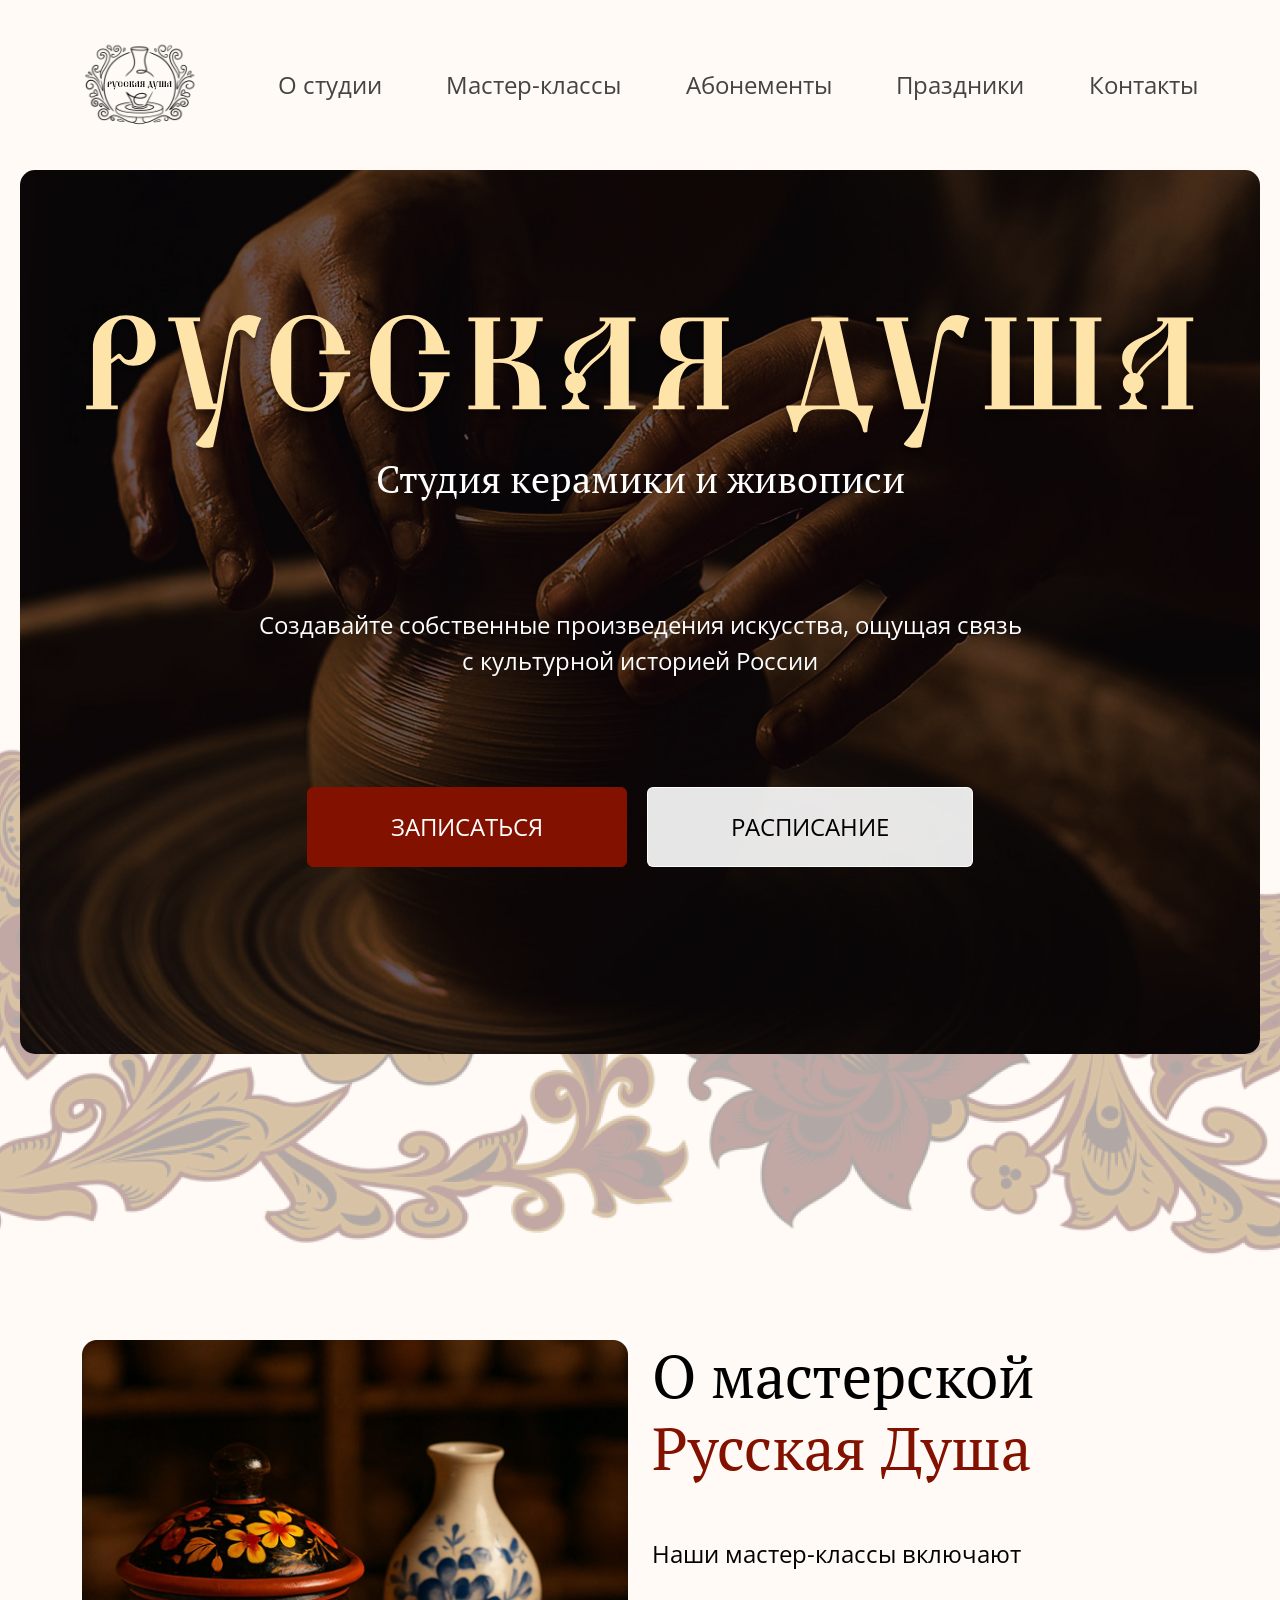
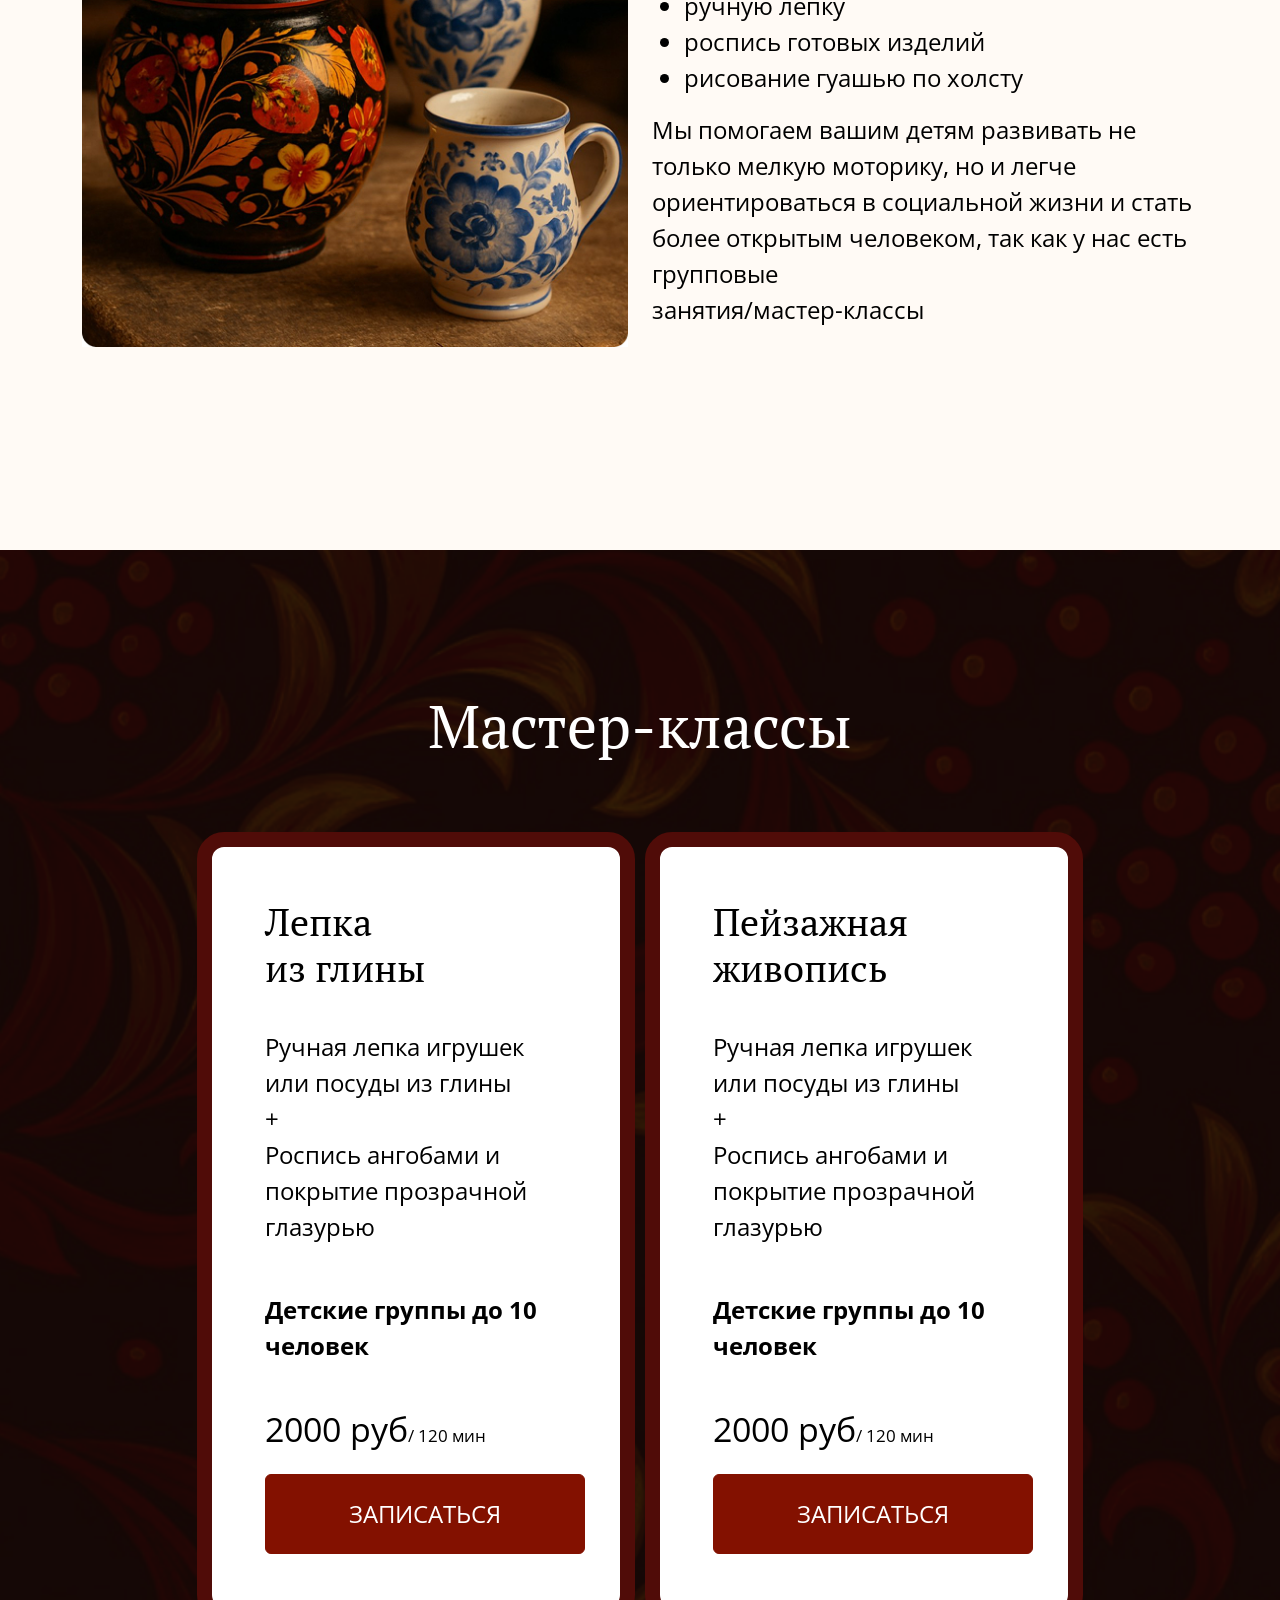
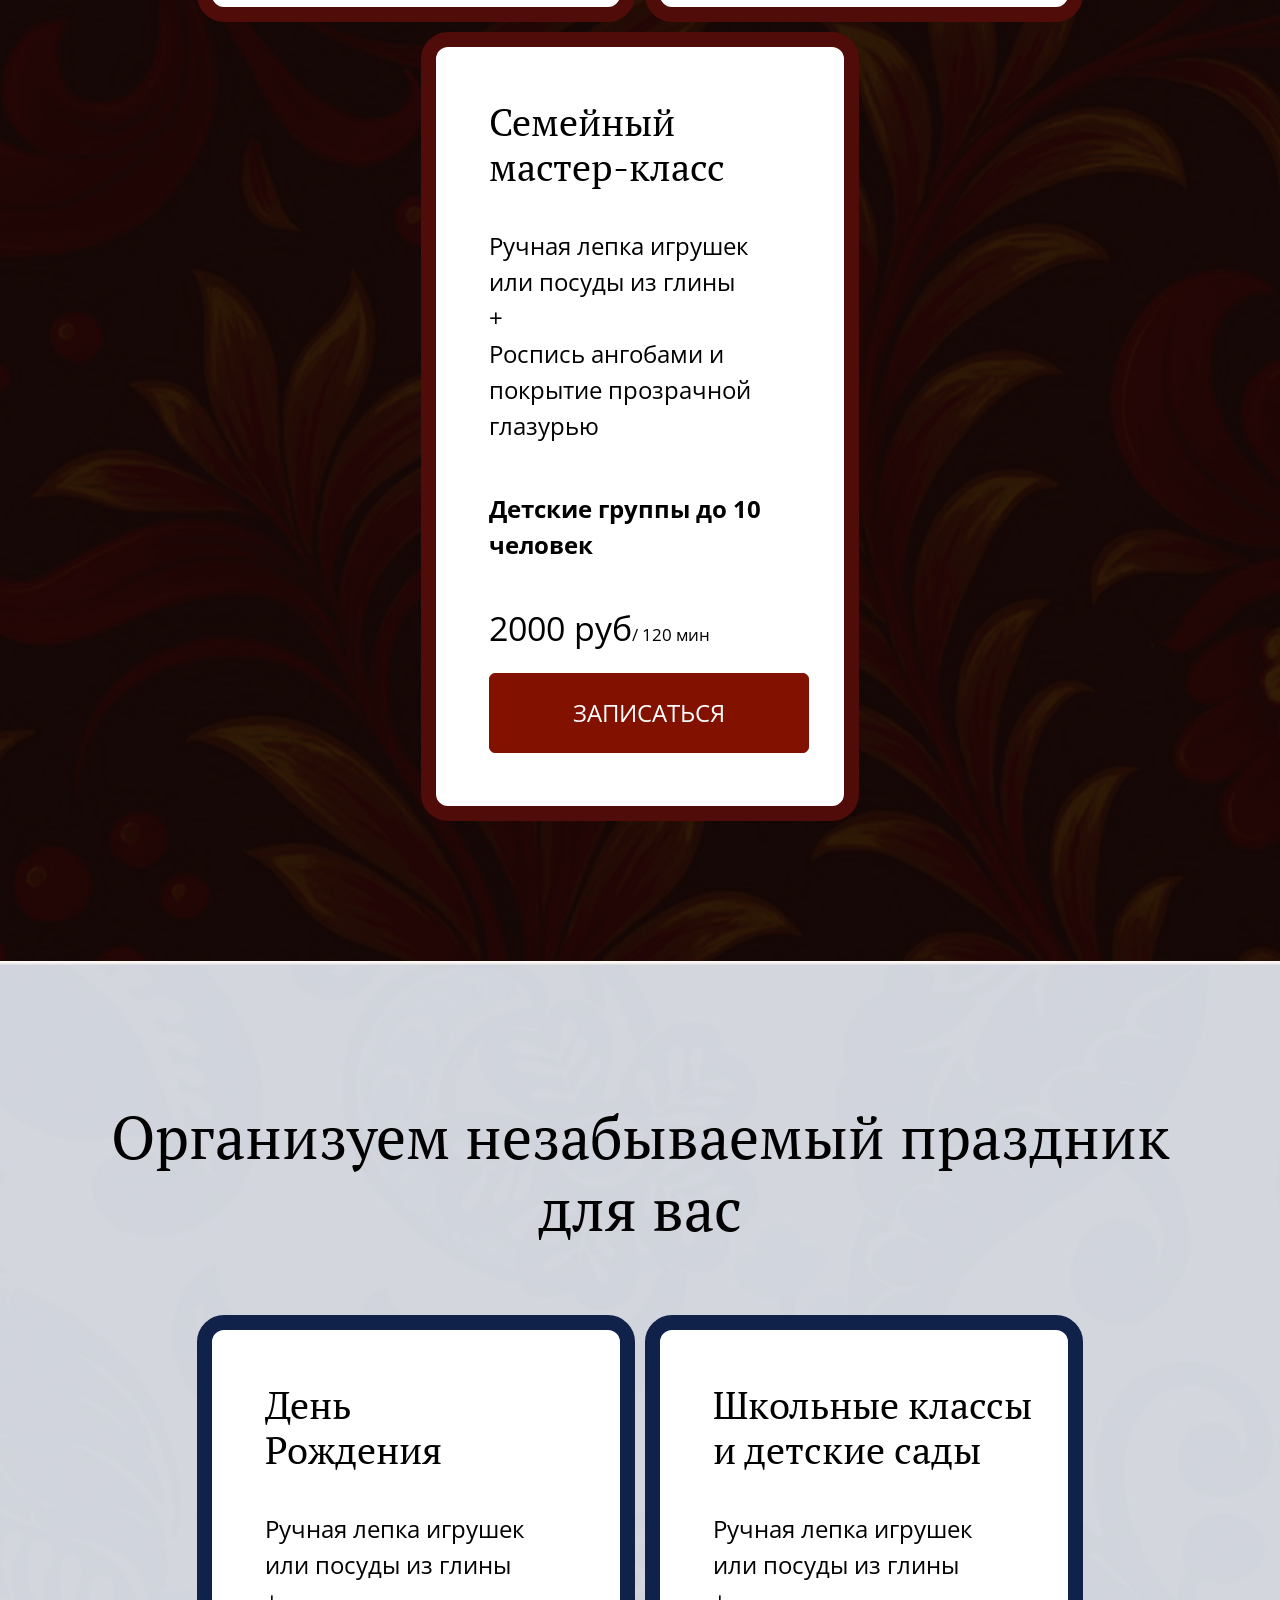
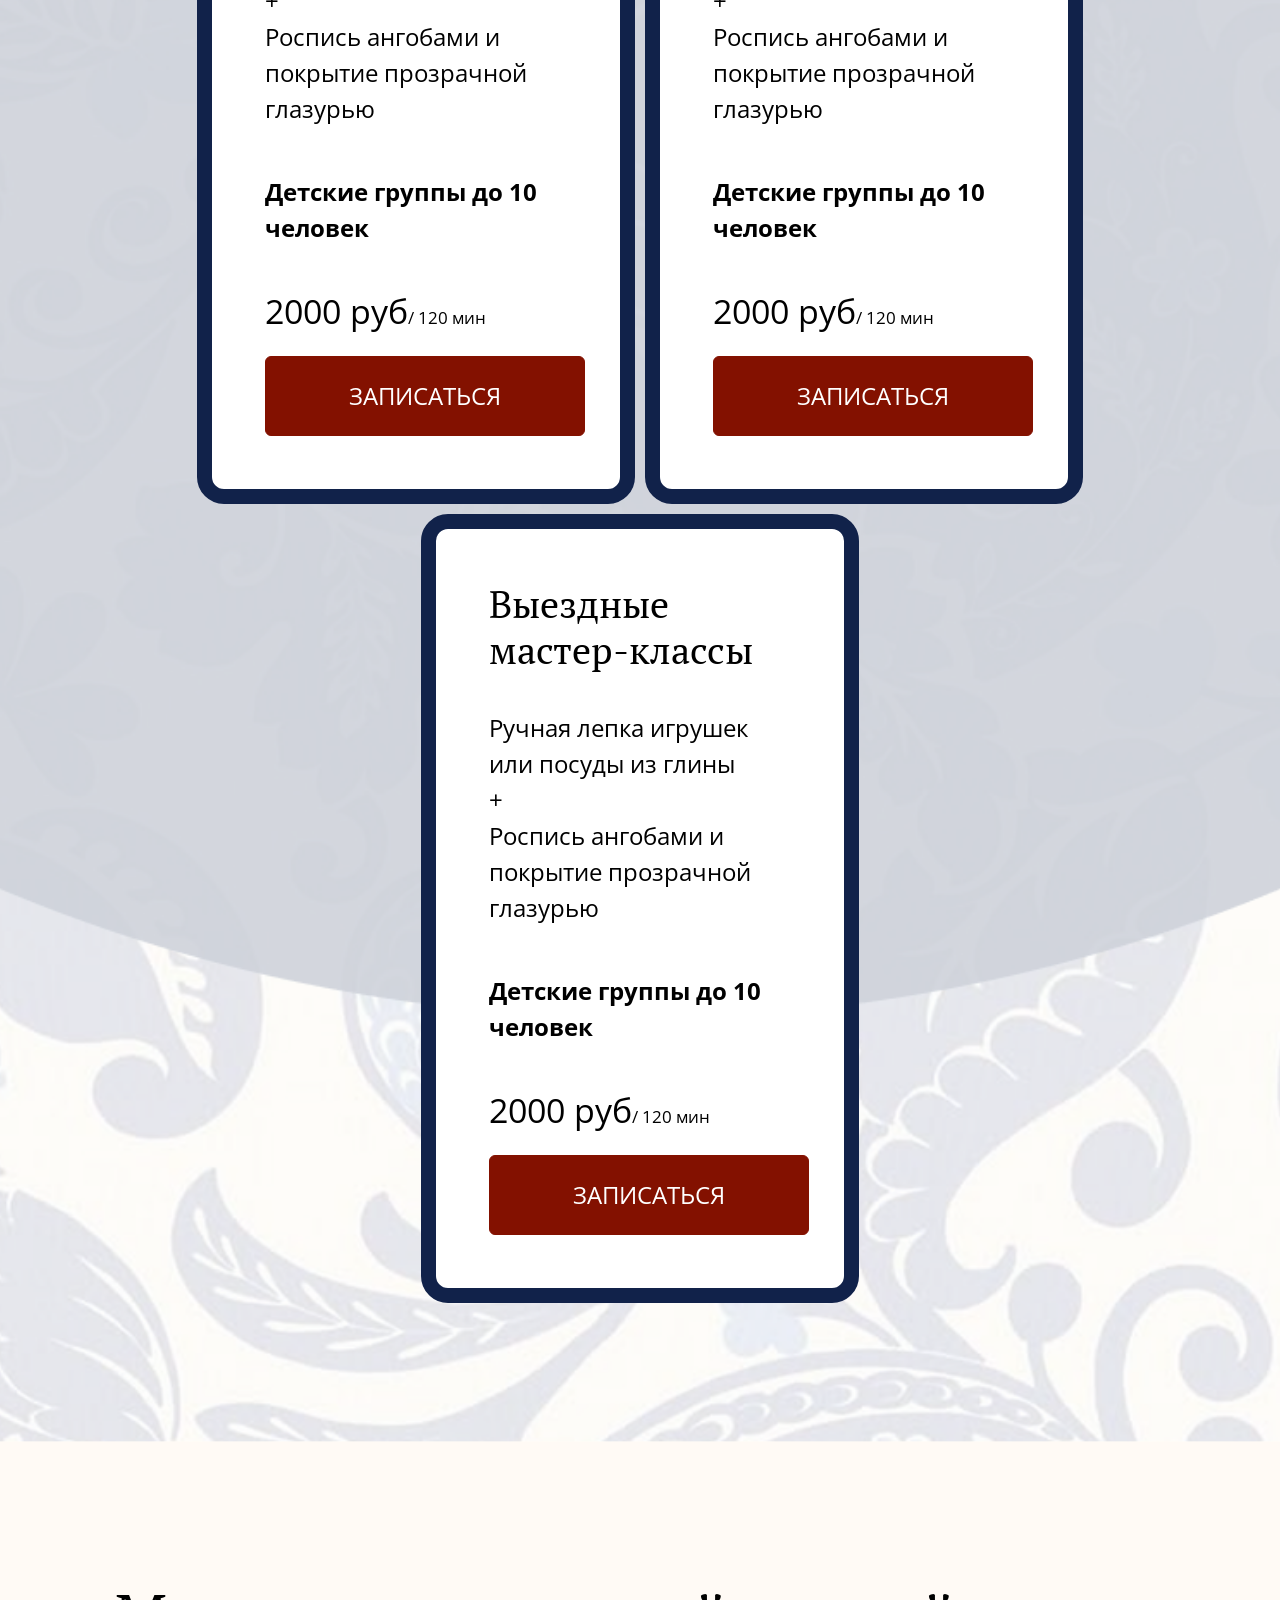
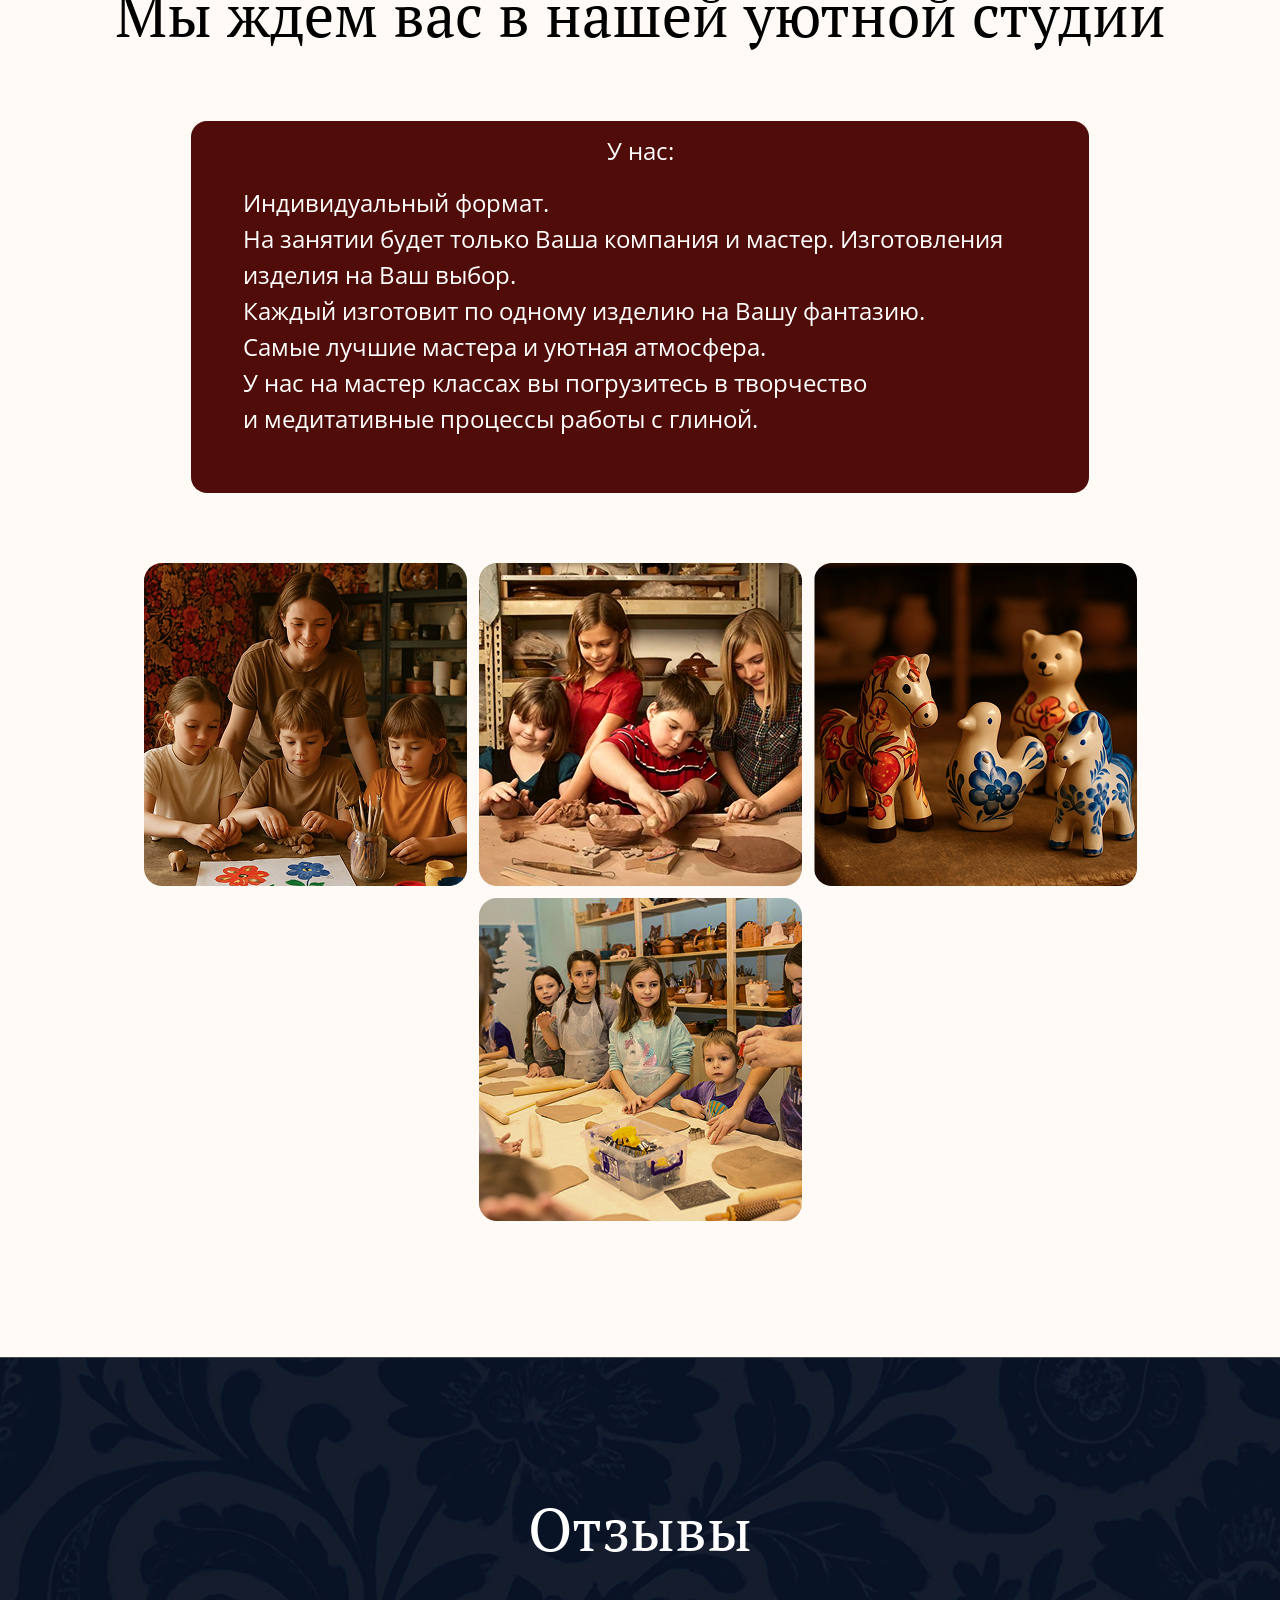
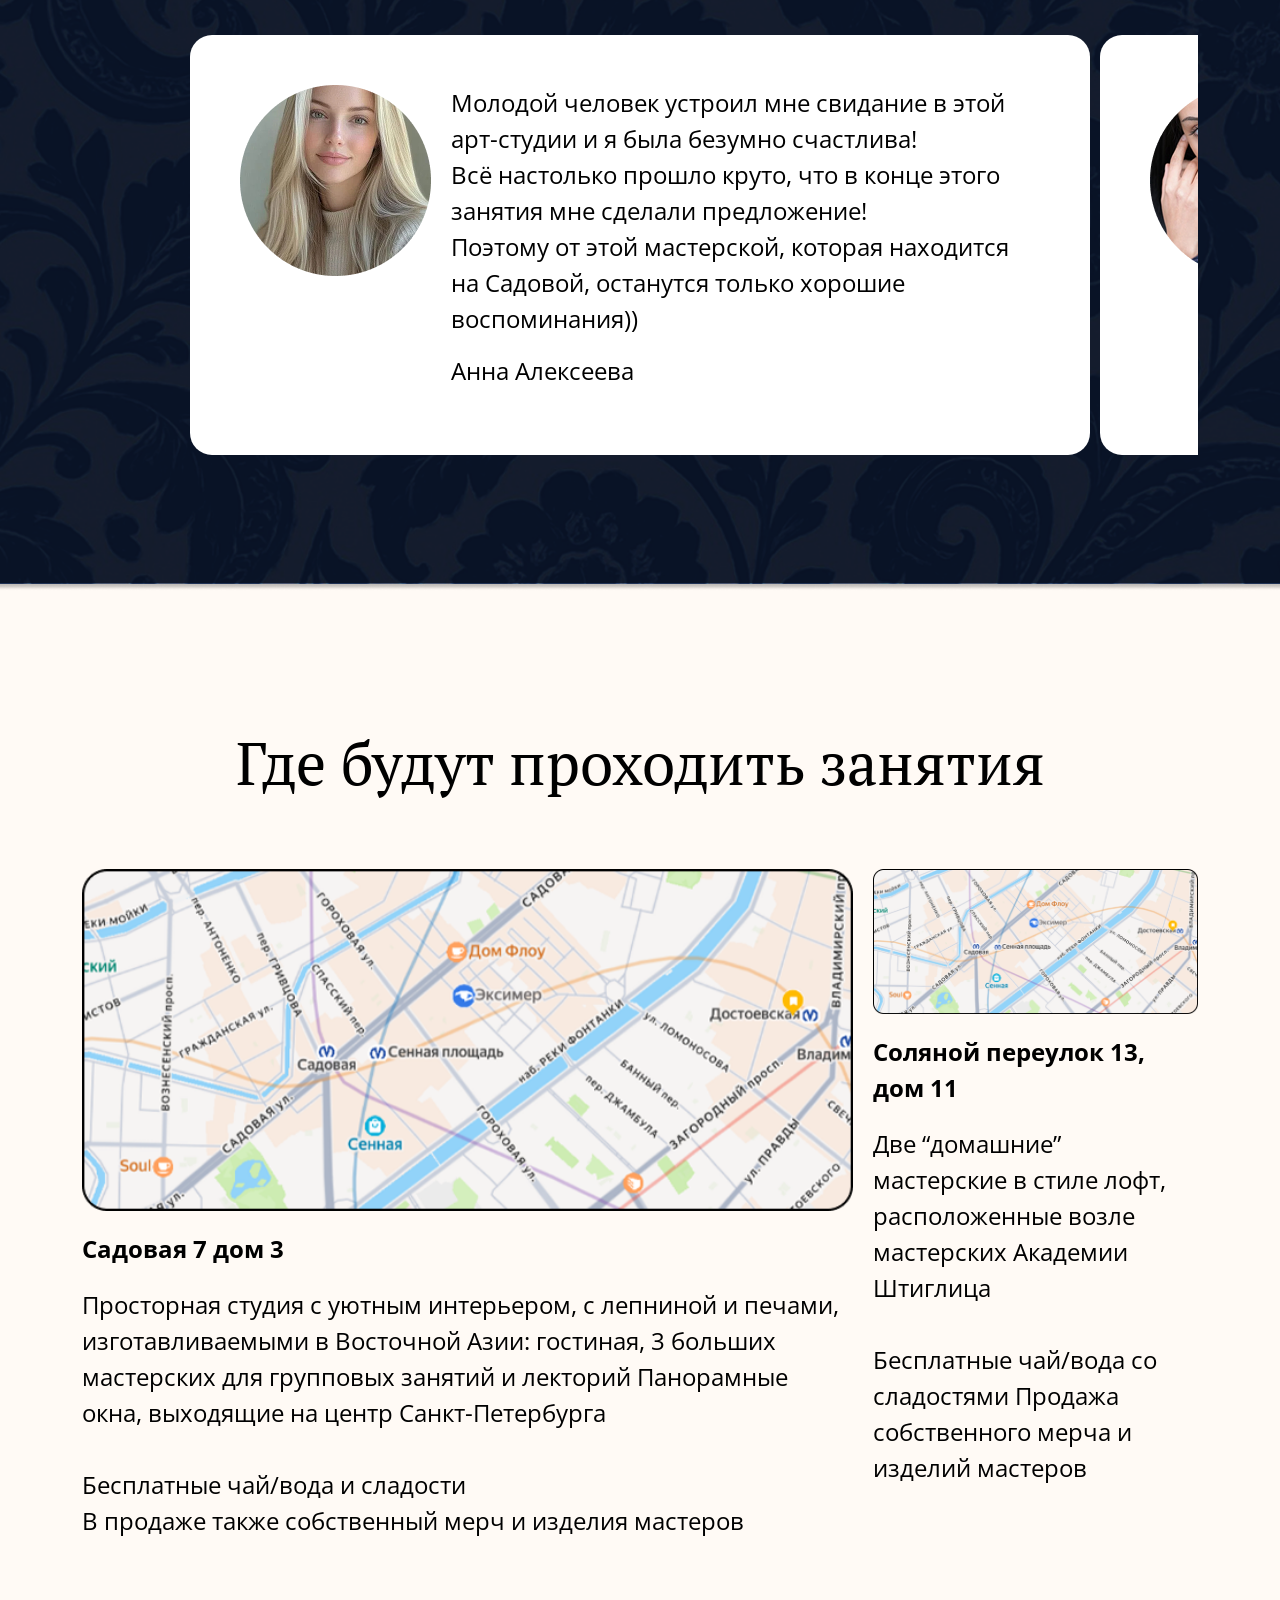
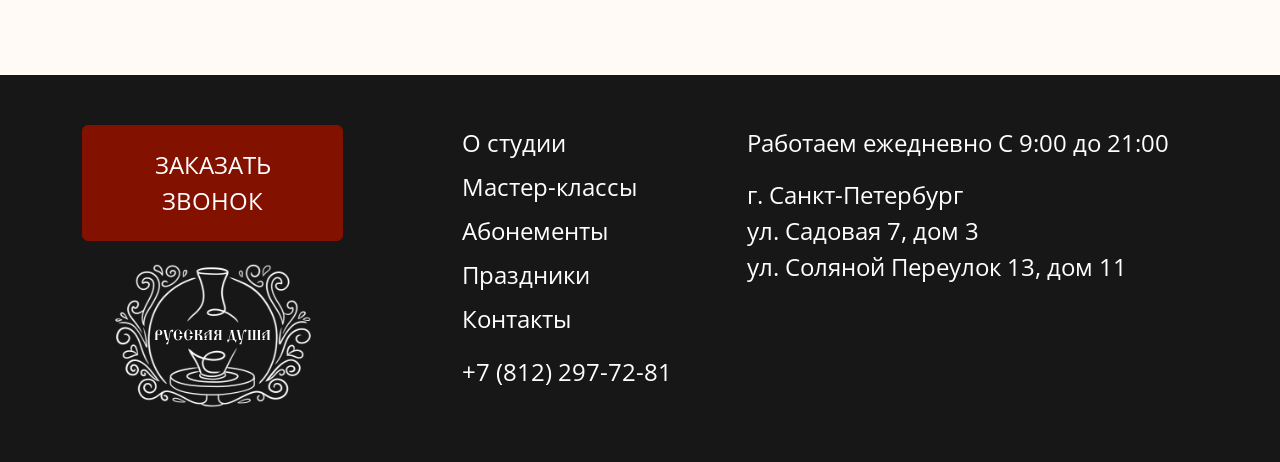
<file: index.html>
<!DOCTYPE html>
<html lang="ru">
  <head>
    <meta charset="UTF-8" />
    <meta name="viewport" content="width=device-width, initial-scale=1.0" />
    <title>Главная — Студия</title>
    <link rel="icon" href="favicon.svg" type="image/svg+xml" />
    <script type="module" src="./js/bootstrap.js"></script>
    <script type="module" src="./js/main.js"></script>
    <link rel="stylesheet" href="./css/main.css">
  </head>
  <body class="d-flex flex-column min-vh-100">
    <nav class="navbar navbar-expand-lg site-navbar">
      <div class="container site-navbar__container d-flex flex-wrap align-items-center justify-content-between">
        <a
          class="logo-link site-navbar__logo site-navbar__logo--mobile d-lg-none"
          href="index.html"
          aria-label="На главную"
        >
          <img class="logo-img" src="icons/Logo.svg" alt="Студия" width="115" height="84" decoding="async" />
        </a>
        <button
          class="navbar-toggler d-lg-none"
          type="button"
          data-bs-toggle="collapse"
          data-bs-target="#mainNav"
          aria-controls="mainNav"
          aria-expanded="false"
          aria-label="Открыть меню"
        >
          <span class="navbar-toggler-icon"></span>
        </button>
        <div class="collapse navbar-collapse site-navbar__collapse" id="mainNav">
          <div class="site-navbar__distribute" role="navigation" aria-label="Разделы сайта">
            <a
              class="logo-link site-navbar__logo site-navbar__logo--desktop d-none d-lg-flex"
              href="index.html"
              aria-label="На главную"
            >
              <img class="logo-img" src="icons/Logo.svg" alt="Студия" width="115" height="84" decoding="async" />
            </a>
              <a
                class="nav-link site-navbar__link"
                href="about.html"
                
              >О студии</a>
              <a
                class="nav-link site-navbar__link"
                href="master-classes.html"
                
              >Мастер-классы</a>
              <a
                class="nav-link site-navbar__link"
                href="subscriptions.html"
                
              >Абонементы</a>
              <a
                class="nav-link site-navbar__link"
                href="holidays.html"
                
              >Праздники</a>
              <a
                class="nav-link site-navbar__link"
                href="contacts.html"
                
              >Контакты</a>
          </div>
        </div>
      </div>
    </nav>
    <main class="main-page flex-grow-1">
      <div class="preview__wrapper">
        <section class="preview">
          <div class="container">
            <div class="d-flex flex-column align-items-center justify-content-center">
              <img class="preview__image" src="images/russian_soul.svg" alt="Logo">
              <h1 class="preview__title">Студия керамики и живописи</h1>
              <p class="preview__description text-center">
                Создавайте собственные произведения искусства, ощущая связь <br>
                с культурной историей России
              </p>
              <div class="preview__buttons">
                <button class="btn btn-primary" type="button" data-open-modal>Записаться</button>
                <button class="btn btn-primary-light" type="button" data-open-modal>Расписание</button>
              </div>
            </div>
          </div>
        </section>
      </div>

      <section class="about">
        <div class="container">
          <div class="row">
            <div class="col-12 col-lg-6 d-flex justify-lg-end justify-content-center">
              <img width="554" height="616" src="images/main_about.jpg" alt="About">
            </div>
            <div class="col-12 col-lg-6">
              <h2 class="about__title">
                О мастерской <br>
                <span class="about__title-span">
                  Русская Душа
                </span>
              </h2>
              <p>
                Наши мастер-классы включают
              </p>
              <ul>
                <li>
                  ручную лепку
                </li>
                <li>
                  роспись готовых изделий
                </li>
                <li>
                  рисование гуашью по холсту 
                </li>
              </ul>
              <p>
                Мы помогаем вашим детям развивать не только мелкую 
                моторику, но и легче ориентироваться в социальной жизни и стать более 
                открытым человеком, так как у нас есть групповые <br> занятия/мастер-классы
              </p>
            </div>
          </div>
        </div>
      </section>

      <section class="master-classes text-center">
        <div class="container">
          <h2 class="master-classes__title">
            Мастер-классы
          </h2>
          <div class="master-classes__cards">
            <div class="master-classes__card">
              <h3 class="master-classes__card-title">
                Лепка <br> из глины
              </h3>
              <p class="master-classes__card-description">
                Ручная лепка игрушек 
                или посуды из глины <br> 
                +
                <br>
                Роспись ангобами
                и покрытие прозрачной 
                глазурью
              </p>
              <p class="master-classes__card-info">
                <b>Детские группы до 10 человек</b>
              </p>
              <p class="master-classes__card-price">
                <span class="master-classes__card-price-number">2000 руб</span><span class="master-classes__card-price-time">/ 120 мин</span>
              </p>
              <button class="btn btn-primary" type="button" data-open-modal data-modal-type="master">Записаться</button>

            </div>
            <div class="master-classes__card">
              <h3 class="master-classes__card-title">
                Пейзажная живопись
              </h3>
              <p class="master-classes__card-description">
                Ручная лепка игрушек 
                или посуды из глины <br> 
                +
                <br>
                Роспись ангобами
                и покрытие прозрачной 
                глазурью
              </p>
              <p class="master-classes__card-info">
                <b>Детские группы до 10 человек</b>
              </p>
              <p class="master-classes__card-price">
                <span class="master-classes__card-price-number">2000 руб</span><span class="master-classes__card-price-time">/ 120 мин</span>
              </p>
              <button class="btn btn-primary" type="button" data-open-modal data-modal-type="master">Записаться</button>

            </div>
            <div class="master-classes__card">
              <h3 class="master-classes__card-title">
                Семейный <br> мастер-класс
              </h3>
              <p class="master-classes__card-description">
                Ручная лепка игрушек 
                или посуды из глины <br> 
                +
                <br>
                Роспись ангобами
                и покрытие прозрачной 
                глазурью
              </p>
              <p class="master-classes__card-info">
                <b>Детские группы до 10 человек</b>
              </p>
              <p class="master-classes__card-price">
                <span class="master-classes__card-price-number">2000 руб</span><span class="master-classes__card-price-time">/ 120 мин</span>
              </p>
              <button class="btn btn-primary" type="button" data-open-modal data-modal-type="master">Записаться</button>

            </div>
          </div>
        </div>
      </section>

      <section class="holiday text-center">
        <div class="container">
          <h2 class="holiday__title">
            Организуем незабываемый праздник для вас
          </h2>
          <div class="holiday__cards">
            <div class="holiday__card">
              <h3 class="holiday__card-title">
                День <br>Рождения
              </h3>
              <p class="holiday__card-description">
                Ручная лепка игрушек 
                или посуды из глины <br> 
                +
                <br>
                Роспись ангобами
                и покрытие прозрачной 
                глазурью
              </p>
              <p class="holiday__card-info">
                <b>Детские группы до 10 человек</b>
              </p>
              <p class="holiday__card-price">
                <span class="holiday__card-price-number">2000 руб</span><span class="holiday__card-price-time">/ 120 мин</span>
              </p>
              <button class="btn btn-primary" type="button" data-open-modal data-modal-type="holiday">Записаться</button>

            </div>
            <div class="holiday__card">
              <h3 class="holiday__card-title">
                Школьные&nbsp;классы <br>
                и детские сады
              </h3>
              <p class="holiday__card-description">
                Ручная лепка игрушек 
                или посуды из глины <br> 
                +
                <br>
                Роспись ангобами
                и покрытие прозрачной 
                глазурью
              </p>
              <p class="holiday__card-info">
                <b>Детские группы до 10 человек</b>
              </p>
              <p class="holiday__card-price">
                <span class="holiday__card-price-number">2000 руб</span><span class="holiday__card-price-time">/ 120 мин</span>
              </p>
              <button class="btn btn-primary" type="button" data-open-modal data-modal-type="holiday">Записаться</button>

            </div>
            <div class="holiday__card">
              <h3 class="holiday__card-title">
                Выездные <br> мастер-классы
              </h3>
              <p class="holiday__card-description">
                Ручная лепка игрушек 
                или посуды из глины <br> 
                +
                <br>
                Роспись ангобами
                и покрытие прозрачной 
                глазурью
              </p>
              <p class="holiday__card-info">
                <b>Детские группы до 10 человек</b>
              </p>
              <p class="holiday__card-price">
                <span class="holiday__card-price-number">2000 руб</span><span class="holiday__card-price-time">/ 120 мин</span>
              </p>
              <button class="btn btn-primary" type="button" data-open-modal data-modal-type="holiday">Записаться</button>

            </div>
          </div>
        </div>
      </section>

      <section class="about-us">
        <h2 class="about-us__title">Мы ждем вас в нашей уютной студии</h2>
        <div class="about-us__card">
          <p class="about-us__card-title">У нас:</p>
          <p class="about-us__card-description">
            Индивидуальный формат. <br>
            На занятии будет только Ваша компания и мастер.
            Изготовления изделия на Ваш выбор. <br>
            Каждый изготовит по одному изделию на Вашу фантазию. <br>
            Самые лучшие мастера и уютная атмосфера. <br>
            У нас на мастер классах вы погрузитесь в творчество <br>
            и медитативные процессы работы с глиной.
          </p>
        </div>
        <div class="about-us__foto">
          <img src="images/us_foto_1.png" alt="About Us Foto">
          <img src="images/us_foto_2.png" alt="About Us Foto">
          <img src="images/us_foto_3.png" alt="About Us Foto">
          <img src="images/us_foto_4.png" alt="About Us Foto">
        </div>
      </section>

      <section class="reviews">
        <div class="container">
          <h2 class="reviews__title">Отзывы</h2>
          <div id="my-slider">
            <div>
              <div class="reviews__slide">
                <img src="images/alexeeva.png" alt="Review">
                <div class="reviews__slide-content">
                  <p>
                    Молодой человек устроил мне свидание в этой арт-студии и я была безумно счастлива!<br>
                    Всё настолько прошло круто, что в конце этого занятия мне сделали предложение! <br>
                    Поэтому от этой мастерской, которая находится на Садовой, останутся только хорошие воспоминания)) 
                  </p>
                  <p>
                    Анна Алексеева
                  </p>
                </div>
              </div>
            </div>
            <div>
              <div class="reviews__slide">
                <img src="images/semenovna.png" alt="Review">
                <div class="reviews__slide-content">
                  <p>
                    Молодой человек устроил мне свидание в этой арт-студии и я была безумно счастлива!<br>
                    Всё настолько прошло круто, что в конце этого занятия мне сделали предложение! <br>
                    Поэтому от этой мастерской, которая находится на Садовой, останутся только хорошие воспоминания)) 
                  </p>
                  <p>
                    Клавдия Семеновна
                  </p>
                </div>
              </div>
            </div>
            <div>
              <div class="reviews__slide">
                <img src="images/alexeeva.png" alt="Review">
                <div class="reviews__slide-content">
                  <p>
                    Молодой человек устроил мне свидание в этой арт-студии и я была безумно счастлива!<br>
                    Всё настолько прошло круто, что в конце этого занятия мне сделали предложение! <br>
                    Поэтому от этой мастерской, которая находится на Садовой, останутся только хорошие воспоминания)) 
                  </p>
                  <p>
                    Анна Алексеева
                  </p>
                </div>
              </div>
            </div>
          </div>
        </div>
      </section>

      <section class="placement">
        <div class="container">
          <div class="row">
            <div class="col-12">
              <h2 class="placement__title">Где будут проходить занятия</h2>
            </div>
            <div class="col-12">
              <div class="placement__info">
                <div class="placement__foto">
                  <img src="images/placement_1.png" alt="Placement">
                  <p class="placement__info-title"><b>Садовая 7 дом 3</b></p>
                  <p>
                    Просторная студия с уютным интерьером, с лепниной и печами, изготавливаемыми в Восточной Азии: гостиная, 3 больших мастерских для групповых занятий и лекторий
                    Панорамные окна, выходящие на центр Санкт-Петербурга
                    <br><br>
                    Бесплатные чай/вода и сладости
                    <br>
                    В продаже также собственный мерч и изделия мастеров 
                  </p>
                </div>
                <div class="placement__foto">
                  <img src="images/placement_2.png" alt="Placement">
                  <p class="placement__info-title"><b>Соляной переулок 13, дом 11</b></p>
                  <p>
                    Две “домашние” мастерские в стиле лофт, расположенные возле мастерских Академии Штиглица
                    <br><br>
                    Бесплатные чай/вода со сладостями
                    Продажа собственного мерча и изделий мастеров
                  </p>
                </div>
              </div>
            </div>
          </div>
          
        </div>
      </section>
    </main>
    <footer class="footer">
      <div class="container">
        <div class="row gy-4">
          <div class="col-12 col-md-6 col-lg-3">
            <button class="btn btn-primary" type="button" data-open-modal>заказать звонок</button>
            <div class="text-center">
              <img class="logo-img" src="icons/Logo.svg" alt="Студия" width="207" height="157" decoding="async">
            </div>
          </div>
          <div class="d-none d-lg-block col-lg-1"></div>
          <div class="col-12 col-md-6 col-lg-3">
            <div class="footer__links d-flex flex-column gap-2">
              <a class="footer__link" href="about.html">О студии</a>
              <a class="footer__link" href="master-classes.html">Мастер-классы</a>
              <a class="footer__link" href="subscriptions.html">Абонементы</a>
              <a class="footer__link" href="holidays.html">Праздники</a>
              <a class="footer__link" href="contacts.html">Контакты</a>
            </div>
            <div class="footer__socials d-flex gap-2">
              <a class="footer__socials-phone" href="tel:+78122977281">+7 (812) 297-72-81</a>
            </div>
          </div>
          <div class="col-12 col-lg-5">
            <div class="footer__info">
              <p class="footer__address">Работаем ежедневно С 9:00 до 21:00</p>
              <p class="footer__address">
                г. Санкт-Петербург <br> 
                ул. Садовая 7, дом 3 <br> 
                ул. Соляной Переулок 13, дом 11
              </p>
            </div>
            <div>
              
            </div>
          </div>
        </div>
      </div>
      <div
        class="modal fade booking-modal"
        id="bookingModal"
        tabindex="-1"
        aria-labelledby="bookingModalLabel"
        aria-hidden="true"
      >
        <div class="modal-dialog modal-dialog-centered">
          <div class="modal-content">
            <button
              type="button"
              class="btn-close booking-modal__close"
              data-bs-dismiss="modal"
              aria-label="Закрыть"
            ></button>
            <img id="bookingModalImage" src="images/modal_image.png" alt="Иллюстрация формы записи" width="100%" decoding="async">
            <div class="modal-body">
              <form id="bookingModalForm" novalidate>
                <div class="booking-modal__header">
                  <h3 id="bookingModalLabel">Запись на мастер-класс</h3>
                  <a href="tel:+78122977281">+7 (812) 297-72-81</a>
                </div>
                <div class="booking-modal__content">
                  <p class="booking-modal__lead booking-modal__lead--thin">Или заполните форму</p>
                  <p class="booking-modal__lead">Выберите адрес студии:</p>
                  <div class="booking-modal__address">
                    <label class="booking-modal__address-item">
                      <input
                        class="booking-modal__address-radio"
                        type="radio"
                        name="studio-address"
                        value="garden"
                        checked
                      >
                      <span class="booking-modal__address-text">
                        Ул. Соляной переулок 13, дом 11
                      </span>
                    </label>
                    <label class="booking-modal__address-item">
                      <input
                        class="booking-modal__address-radio"
                        type="radio"
                        name="studio-address"
                        value="solyanoy"
                      >
                      <span class="booking-modal__address-text">Ул. Садовая 7, дом 3</span>
                    </label>
                  </div>
                </div>
                <p class="booking-modal__lead">Как с Вами связаться?</p>
                <input
                  id="bookingNameInput"
                  class="input mb-4"
                  type="text"
                  placeholder="Введите имя"
                  required
                >
                <input
                  id="bookingPhoneInput"
                  class="input mb-4"
                  type="tel"
                  inputmode="tel"
                  autocomplete="tel"
                  data-phone-input
                  placeholder="Введите номер"
                  required
                >
                <button class="btn btn-form w-100" type="submit">Записаться</button>
                <p id="bookingRequiredError" class="booking-modal__required-error">Поля обязательны для заполнения.</p>
                <p class="booking-modal__privacy">Нажимая кнопку “Записаться”, вы принимаете условия политики конфиденциальности</p>
              </form>
      
            </div>
          </div>
        </div>
      </div>
      <div
        class="modal fade schedule-modal"
        id="scheduleModal"
        tabindex="-1"
        aria-labelledby="scheduleModalLabel"
        aria-hidden="true"
      >
        <div class="modal-dialog modal-dialog-centered">
          <div class="modal-content">
            <button
              type="button"
              class="btn-close schedule-modal__close"
              data-bs-dismiss="modal"
              aria-label="Закрыть"
            ></button>
            <div class="modal-body">
              <h3 class="schedule-modal__title" id="scheduleModalLabel">Расписание</h3>
              <div class="schedule-modal__columns">
                <div class="schedule-modal__column">
                  <p class="schedule-modal__address">Ул. Садовая 7, д. 3</p>
                  <div class="schedule-modal__teachers">
                    <div class="schedule-modal__teacher">
                      <p class="schedule-modal__name">Арина Смирнова</p>
                      <p class="schedule-modal__time">
                        Понедельник - среда<br>
                        с 9:00 до 21:00
                      </p>
                    </div>
                    <div class="schedule-modal__teacher">
                      <p class="schedule-modal__name">Евгения Дубкова</p>
                      <p class="schedule-modal__time">
                        Понедельник - среда<br>
                        с 9:00 до 21:00
                      </p>
                    </div>
                  </div>
                </div>
                <div class="schedule-modal__column">
                  <p class="schedule-modal__address">Ул. Соляной переулок 13, д. 11</p>
                  <div class="schedule-modal__teachers">
                    <div class="schedule-modal__teacher">
                      <p class="schedule-modal__name">Олег Михайлов</p>
                      <p class="schedule-modal__time">
                        Понедельник - среда<br>
                        с 9:00 до 21:00
                      </p>
                    </div>
                    <div class="schedule-modal__teacher">
                      <p class="schedule-modal__name">Екатерина Балашова</p>
                      <p class="schedule-modal__time">
                        Четверг - воскресенье<br>
                        с 9:00 до 21:00
                      </p>
                    </div>
                  </div>
                </div>
              </div>
            </div>
          </div>
        </div>
      </div>
    </footer>
  </body>
</html>
</file>
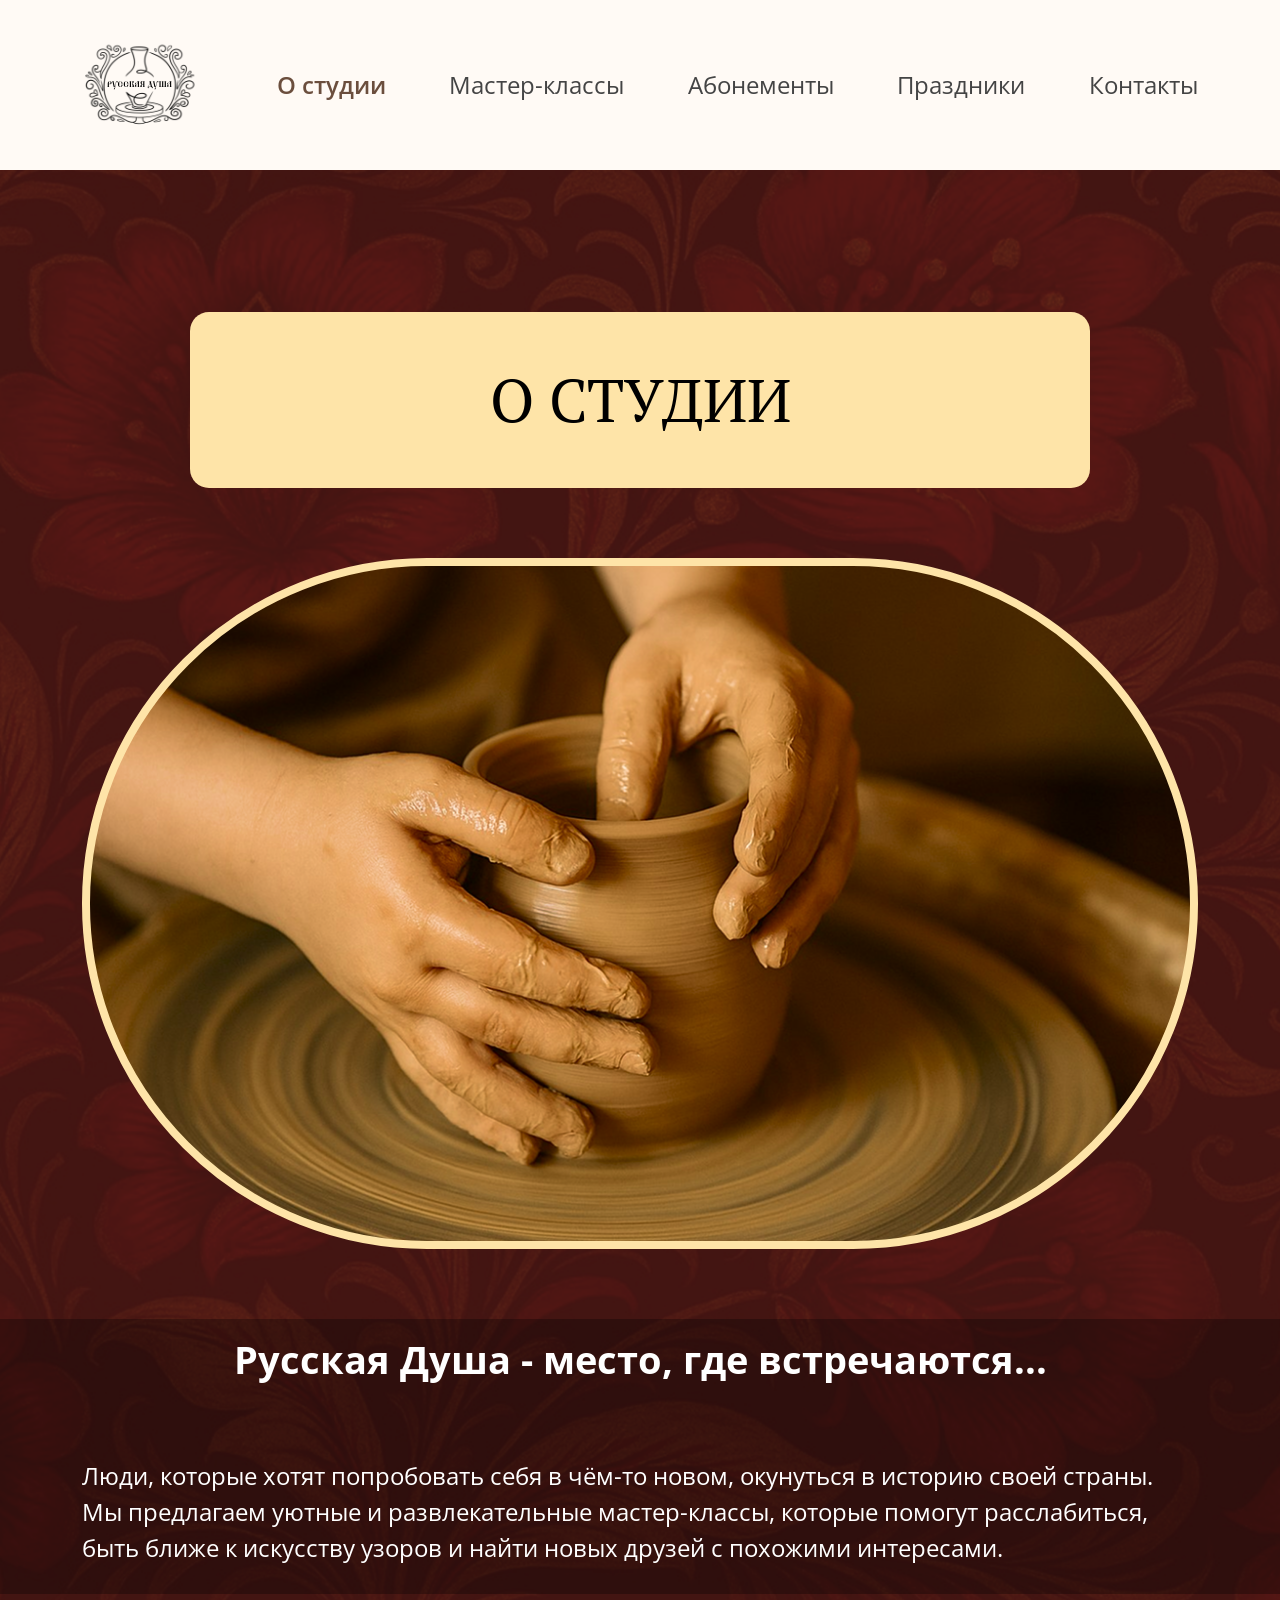
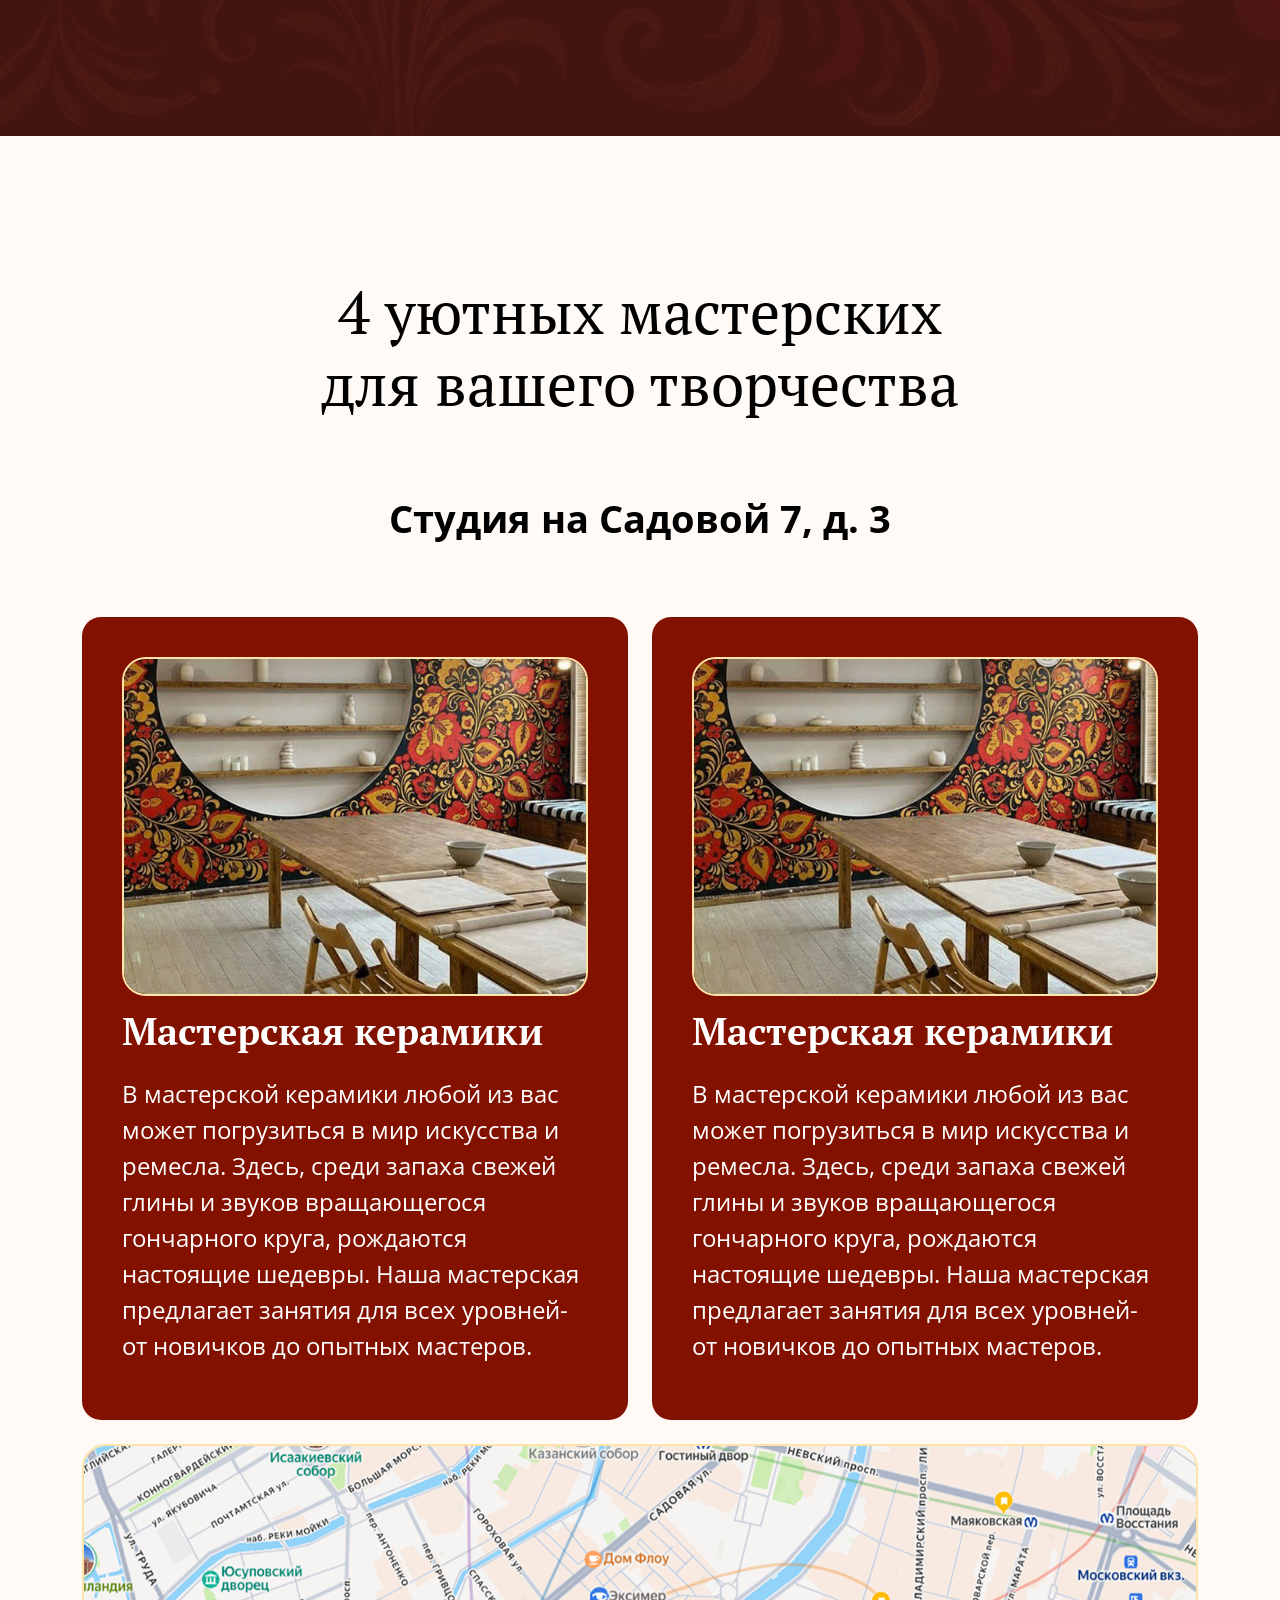
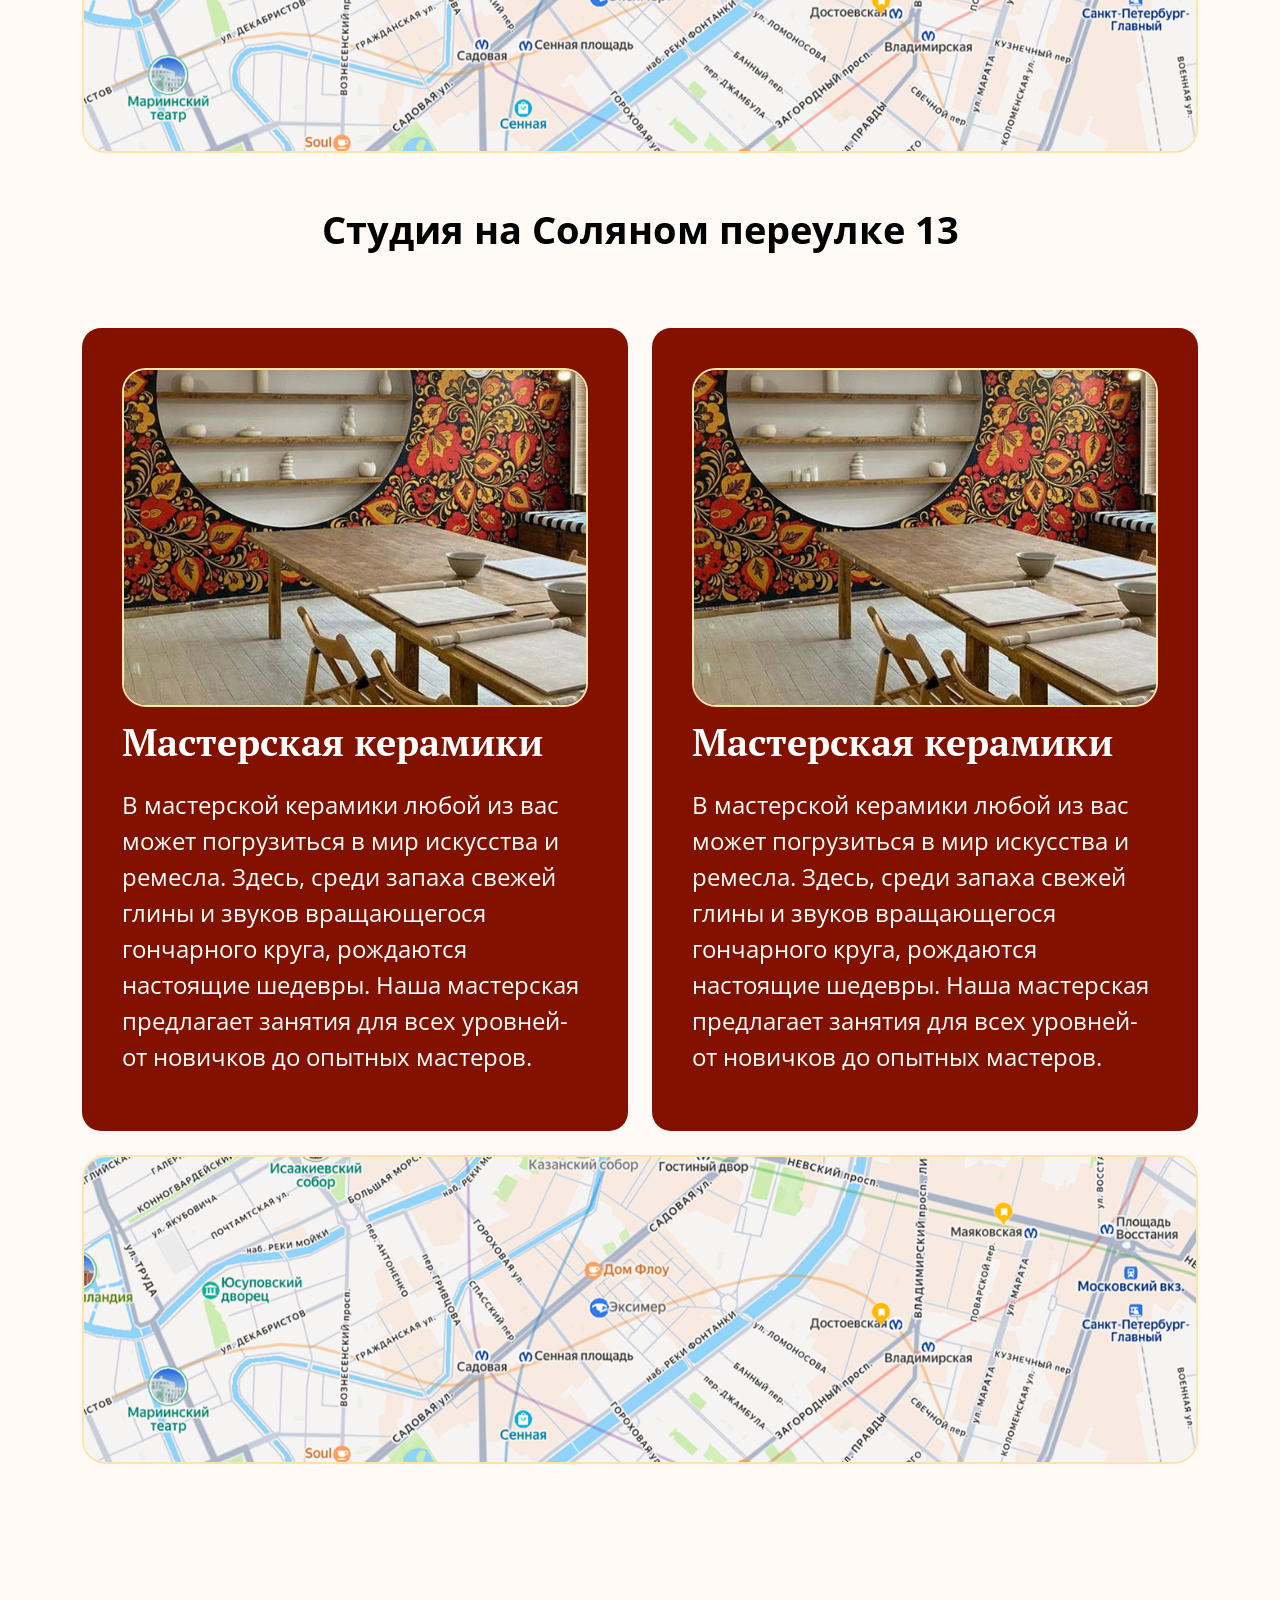
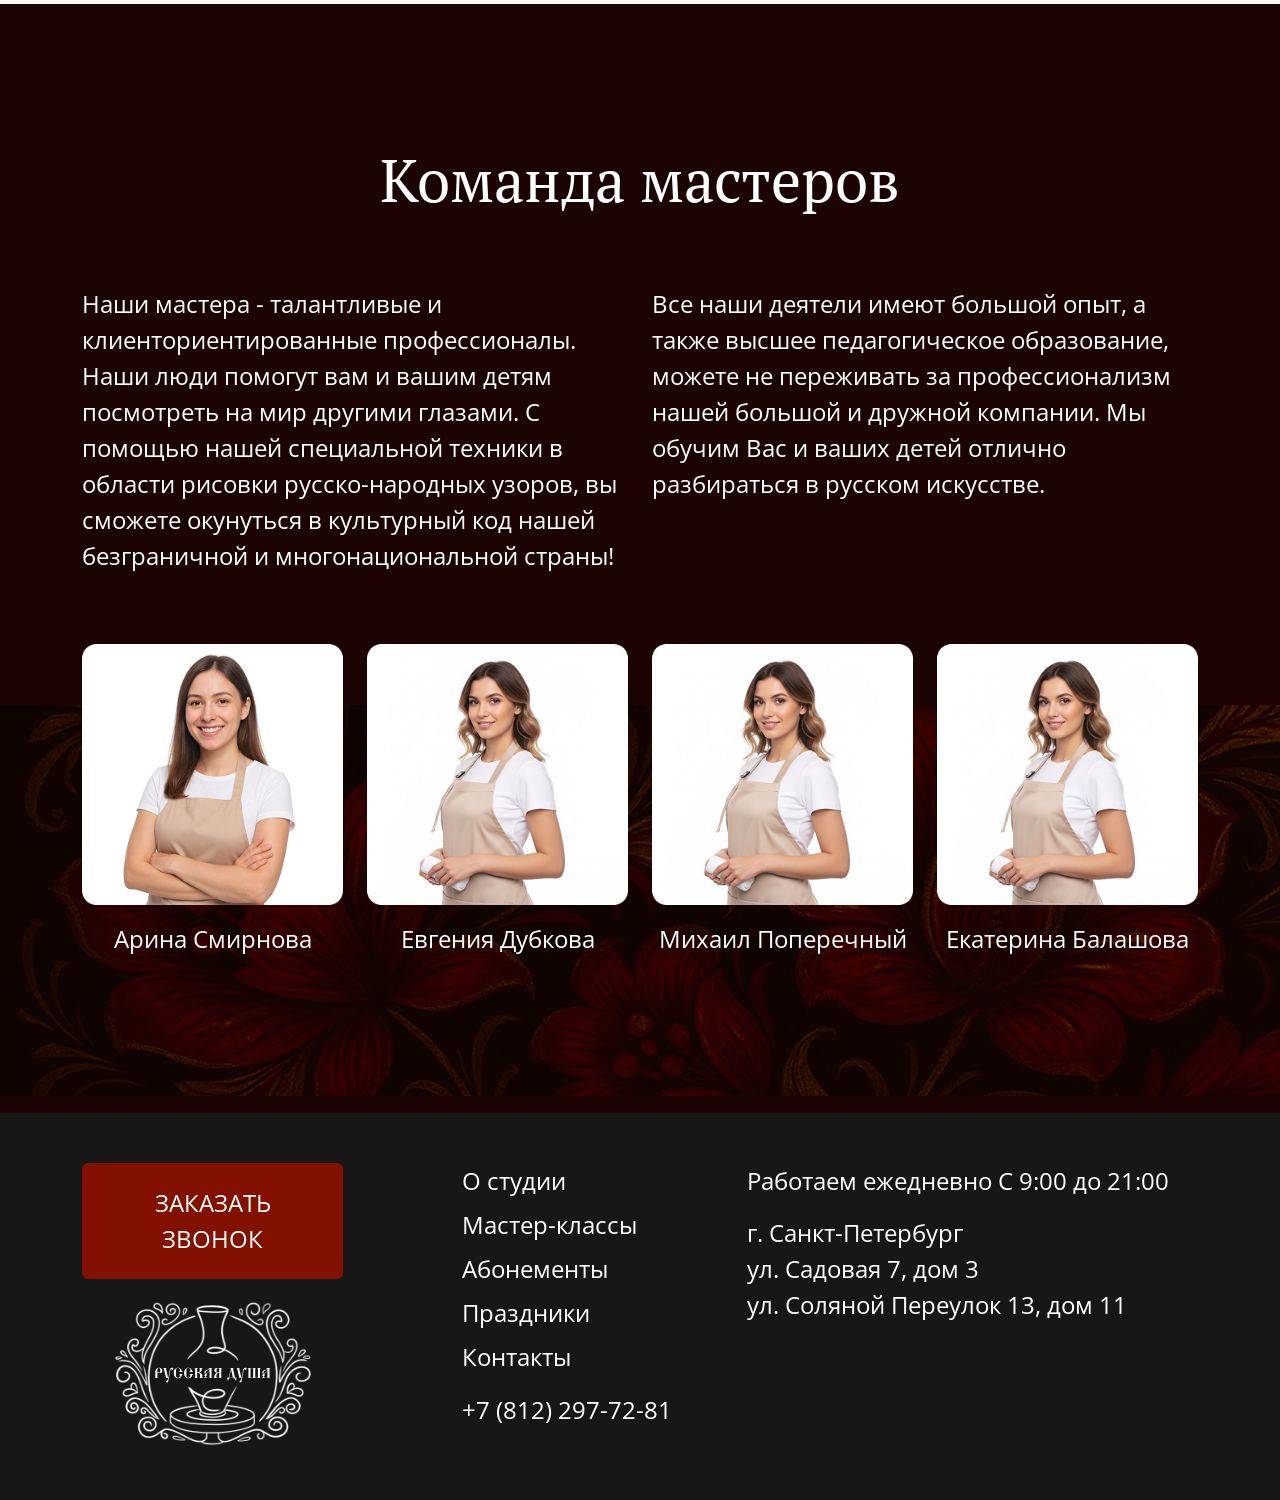
<file: about.html>
<!DOCTYPE html>
<html lang="ru">
  <head>
    <meta charset="UTF-8" />
    <meta name="viewport" content="width=device-width, initial-scale=1.0" />
    <title>О студии — Студия</title>
    <link rel="icon" href="favicon.svg" type="image/svg+xml" />
    <script type="module" src="./js/bootstrap.js"></script>
    <script type="module" src="./js/main.js"></script>
    <link rel="stylesheet" href="./css/main.css">
  </head>
  <body class="d-flex flex-column min-vh-100">
    <nav class="navbar navbar-expand-lg site-navbar">
      <div class="container site-navbar__container d-flex flex-wrap align-items-center justify-content-between">
        <a
          class="logo-link site-navbar__logo site-navbar__logo--mobile d-lg-none"
          href="index.html"
          aria-label="На главную"
        >
          <img class="logo-img" src="icons/Logo.svg" alt="Студия" width="115" height="84" decoding="async" />
        </a>
        <button
          class="navbar-toggler d-lg-none"
          type="button"
          data-bs-toggle="collapse"
          data-bs-target="#mainNav"
          aria-controls="mainNav"
          aria-expanded="false"
          aria-label="Открыть меню"
        >
          <span class="navbar-toggler-icon"></span>
        </button>
        <div class="collapse navbar-collapse site-navbar__collapse" id="mainNav">
          <div class="site-navbar__distribute" role="navigation" aria-label="Разделы сайта">
            <a
              class="logo-link site-navbar__logo site-navbar__logo--desktop d-none d-lg-flex"
              href="index.html"
              aria-label="На главную"
            >
              <img class="logo-img" src="icons/Logo.svg" alt="Студия" width="115" height="84" decoding="async" />
            </a>
              <a
                class="nav-link site-navbar__link active"
                href="about.html"
                aria-current="page"
              >О студии</a>
              <a
                class="nav-link site-navbar__link"
                href="master-classes.html"
                
              >Мастер-классы</a>
              <a
                class="nav-link site-navbar__link"
                href="subscriptions.html"
                
              >Абонементы</a>
              <a
                class="nav-link site-navbar__link"
                href="holidays.html"
                
              >Праздники</a>
              <a
                class="nav-link site-navbar__link"
                href="contacts.html"
                
              >Контакты</a>
          </div>
        </div>
      </div>
    </nav>
    <main class="about-page">

      <section class="about">
        <div class="container">
          <div class="d-flex justify-content-center">
            <h1 class="about__title">О студии</h1>
          </div>

          <div class="preview"></div>
        </div>
        <div class="about__content">
          <div class="container">
            <div class="row">
              <div class="col-12 text-center">
                <p class="about__content-title">Русская Душа - место, где встречаются...</p>
              </div>
              <div class="col-12">
                <p>
                  Люди, которые хотят попробовать себя в чём-то новом, окунуться в историю своей страны. <br>
                  Мы предлагаем уютные и развлекательные мастер-классы, которые помогут расслабиться, быть ближе к искусству узоров и найти новых друзей с похожими интересами. <br>
                </p>
              </div>
            </div>
          </div>
        </div>
      </section>
      <section class="master-classes">
        <div class="container">
          <div class="row">
            <div class="col-12 text-center">
              <h2 class="master-classes__title">
                4 уютных мастерских <br>
                для вашего творчества
              </h2>
            </div>
          </div>
          <div class="row">

            <div class="col-12 mb-5">
              <div class="text-center">
                <p class="master-classes__subtitle">
                  Студия на Садовой 7, д. 3
                </p>
              </div>
              <div class="row mb-4 g-4">
                <div class="col-12 col-lg-6">
                  <div class="master-classes__item">
                    <img class="master-classes__img" src="images/master-classes-1.png" alt="icon">
                    <h3 class="master-classes__item-title">
                      Мастерская керамики
                    </h3>
                    <p class="master-classes__item-text">
                      В мастерской керамики любой из вас может погрузиться в мир искусства и ремесла.
                      Здесь, среди запаха свежей глины и звуков вращающегося гончарного круга, рождаются настоящие шедевры.
                      Наша мастерская предлагает занятия
                      для всех уровней- от новичков до опытных мастеров.
                    </p>
                  </div>
                </div>
                <div class="col-12 col-lg-6">
                  <div class="master-classes__item">
                    <img class="master-classes__img" src="images/master-classes-1.png" alt="icon">
                    <h3 class="master-classes__item-title">
                      Мастерская керамики
                    </h3>
                    <p class="master-classes__item-text">
                      В мастерской керамики любой из вас может погрузиться в мир искусства и ремесла.
                      Здесь, среди запаха свежей глины и звуков вращающегося гончарного круга, рождаются настоящие шедевры.
                      Наша мастерская предлагает занятия
                      для всех уровней- от новичков до опытных мастеров.
                    </p>
                  </div>
                </div>
              </div>
              <div class="row">
                <div class="col-12">
                  <img class="master-classes__img" src="images/master-classes-1-card.png" alt="icon">
                </div>
              </div>
            </div>

            <div class="col-12">
              <div class="text-center">
                <p class="master-classes__subtitle">
                  Студия на Соляном переулке 13
                </p>
              </div>
              <div class="row mb-4 g-4">
                <div class="col-12 col-lg-6">
                  <div class="master-classes__item">
                    <img class="master-classes__img" src="images/master-classes-1.png" alt="icon">
                    <h3 class="master-classes__item-title">
                      Мастерская керамики
                    </h3>
                    <p class="master-classes__item-text">
                      В мастерской керамики любой из вас может погрузиться в мир искусства и ремесла.
                      Здесь, среди запаха свежей глины и звуков вращающегося гончарного круга, рождаются настоящие шедевры.
                      Наша мастерская предлагает занятия
                      для всех уровней- от новичков до опытных мастеров.
                    </p>
                  </div>
                </div>
                <div class="col-12 col-lg-6">
                  <div class="master-classes__item">
                    <img class="master-classes__img" src="images/master-classes-1.png" alt="icon">
                    <h3 class="master-classes__item-title">
                      Мастерская керамики
                    </h3>
                    <p class="master-classes__item-text">
                      В мастерской керамики любой из вас может погрузиться в мир искусства и ремесла.
                      Здесь, среди запаха свежей глины и звуков вращающегося гончарного круга, рождаются настоящие шедевры.
                      Наша мастерская предлагает занятия
                      для всех уровней- от новичков до опытных мастеров.
                    </p>
                  </div>
                </div>
              </div>
              <div class="row">
                <div class="col-12">
                  <img class="master-classes__img" src="images/master-classes-1-card.png" alt="icon">
                </div>
              </div>
            </div>

          </div>
        </div>
      </section>
      <section class="masters">
        <div class="container">
          <div class="row">
            <div class="col-12 text-center">
              <h2 class="masters__title">Команда мастеров</h2>
            </div>
            <div class="col-6 masters__about">
              Наши мастера  - талантливые и клиенториентированные профессионалы. Наши люди помогут вам и вашим детям посмотреть на мир другими глазами. С помощью нашей специальной техники в области рисовки русско-народных узоров, вы сможете окунуться в культурный код нашей безграничной и многонациональной страны!

            </div>
            <div class="col-6">
              Все наши деятели имеют большой опыт, а также высшее педагогическое образование, можете не переживать за профессионализм нашей большой
              и дружной компании. Мы обучим Вас и ваших детей отлично разбираться в русском искусстве.
            </div>
            <div class="col-3 text-center">
              <img class="masters__img mb-3" src="images/master-1.png" alt="icon">
              <p class="masters__name">Арина Смирнова</p>
            </div>
            <div class="col-3 text-center">
              <img class="masters__img mb-3" src="images/master-2.png" alt="icon">
              <p class="masters__name">Евгения Дубкова</p>
            </div>
            <div class="col-3 text-center">
              <img class="masters__img mb-3" src="images/master-2.png" alt="icon">
              <p class="masters__name">Михаил Поперечный</p>
            </div>
            <div class="col-3 text-center">
              <img class="masters__img mb-3" src="images/master-2.png" alt="icon">
              <p class="masters__name">Екатерина Балашова</p>
            </div>
          </div>
        </div>
      </section>
    </main>
    <footer class="footer">
      <div class="container">
        <div class="row gy-4">
          <div class="col-12 col-md-6 col-lg-3">
            <button class="btn btn-primary" type="button" data-open-modal>заказать звонок</button>
            <div class="text-center">
              <img class="logo-img" src="icons/Logo.svg" alt="Студия" width="207" height="157" decoding="async">
            </div>
          </div>
          <div class="d-none d-lg-block col-lg-1"></div>
          <div class="col-12 col-md-6 col-lg-3">
            <div class="footer__links d-flex flex-column gap-2">
              <a class="footer__link" href="about.html">О студии</a>
              <a class="footer__link" href="master-classes.html">Мастер-классы</a>
              <a class="footer__link" href="subscriptions.html">Абонементы</a>
              <a class="footer__link" href="holidays.html">Праздники</a>
              <a class="footer__link" href="contacts.html">Контакты</a>
            </div>
            <div class="footer__socials d-flex gap-2">
              <a class="footer__socials-phone" href="tel:+78122977281">+7 (812) 297-72-81</a>
            </div>
          </div>
          <div class="col-12 col-lg-5">
            <div class="footer__info">
              <p class="footer__address">Работаем ежедневно С 9:00 до 21:00</p>
              <p class="footer__address">
                г. Санкт-Петербург <br> 
                ул. Садовая 7, дом 3 <br> 
                ул. Соляной Переулок 13, дом 11
              </p>
            </div>
            <div>
              
            </div>
          </div>
        </div>
      </div>
      <div
        class="modal fade booking-modal"
        id="bookingModal"
        tabindex="-1"
        aria-labelledby="bookingModalLabel"
        aria-hidden="true"
      >
        <div class="modal-dialog modal-dialog-centered">
          <div class="modal-content">
            <button
              type="button"
              class="btn-close booking-modal__close"
              data-bs-dismiss="modal"
              aria-label="Закрыть"
            ></button>
            <img id="bookingModalImage" src="images/modal_image.png" alt="Иллюстрация формы записи" width="100%" decoding="async">
            <div class="modal-body">
              <form id="bookingModalForm" novalidate>
                <div class="booking-modal__header">
                  <h3 id="bookingModalLabel">Запись на мастер-класс</h3>
                  <a href="tel:+78122977281">+7 (812) 297-72-81</a>
                </div>
                <div class="booking-modal__content">
                  <p class="booking-modal__lead booking-modal__lead--thin">Или заполните форму</p>
                  <p class="booking-modal__lead">Выберите адрес студии:</p>
                  <div class="booking-modal__address">
                    <label class="booking-modal__address-item">
                      <input
                        class="booking-modal__address-radio"
                        type="radio"
                        name="studio-address"
                        value="garden"
                        checked
                      >
                      <span class="booking-modal__address-text">
                        Ул. Соляной переулок 13, дом 11
                      </span>
                    </label>
                    <label class="booking-modal__address-item">
                      <input
                        class="booking-modal__address-radio"
                        type="radio"
                        name="studio-address"
                        value="solyanoy"
                      >
                      <span class="booking-modal__address-text">Ул. Садовая 7, дом 3</span>
                    </label>
                  </div>
                </div>
                <p class="booking-modal__lead">Как с Вами связаться?</p>
                <input
                  id="bookingNameInput"
                  class="input mb-4"
                  type="text"
                  placeholder="Введите имя"
                  required
                >
                <input
                  id="bookingPhoneInput"
                  class="input mb-4"
                  type="tel"
                  inputmode="tel"
                  autocomplete="tel"
                  data-phone-input
                  placeholder="Введите номер"
                  required
                >
                <button class="btn btn-form w-100" type="submit">Записаться</button>
                <p id="bookingRequiredError" class="booking-modal__required-error">Поля обязательны для заполнения.</p>
                <p class="booking-modal__privacy">Нажимая кнопку “Записаться”, вы принимаете условия политики конфиденциальности</p>
              </form>
      
            </div>
          </div>
        </div>
      </div>
      <div
        class="modal fade schedule-modal"
        id="scheduleModal"
        tabindex="-1"
        aria-labelledby="scheduleModalLabel"
        aria-hidden="true"
      >
        <div class="modal-dialog modal-dialog-centered">
          <div class="modal-content">
            <button
              type="button"
              class="btn-close schedule-modal__close"
              data-bs-dismiss="modal"
              aria-label="Закрыть"
            ></button>
            <div class="modal-body">
              <h3 class="schedule-modal__title" id="scheduleModalLabel">Расписание</h3>
              <div class="schedule-modal__columns">
                <div class="schedule-modal__column">
                  <p class="schedule-modal__address">Ул. Садовая 7, д. 3</p>
                  <div class="schedule-modal__teachers">
                    <div class="schedule-modal__teacher">
                      <p class="schedule-modal__name">Арина Смирнова</p>
                      <p class="schedule-modal__time">
                        Понедельник - среда<br>
                        с 9:00 до 21:00
                      </p>
                    </div>
                    <div class="schedule-modal__teacher">
                      <p class="schedule-modal__name">Евгения Дубкова</p>
                      <p class="schedule-modal__time">
                        Понедельник - среда<br>
                        с 9:00 до 21:00
                      </p>
                    </div>
                  </div>
                </div>
                <div class="schedule-modal__column">
                  <p class="schedule-modal__address">Ул. Соляной переулок 13, д. 11</p>
                  <div class="schedule-modal__teachers">
                    <div class="schedule-modal__teacher">
                      <p class="schedule-modal__name">Олег Михайлов</p>
                      <p class="schedule-modal__time">
                        Понедельник - среда<br>
                        с 9:00 до 21:00
                      </p>
                    </div>
                    <div class="schedule-modal__teacher">
                      <p class="schedule-modal__name">Екатерина Балашова</p>
                      <p class="schedule-modal__time">
                        Четверг - воскресенье<br>
                        с 9:00 до 21:00
                      </p>
                    </div>
                  </div>
                </div>
              </div>
            </div>
          </div>
        </div>
      </div>
    </footer>
  </body>
</html>
</file>
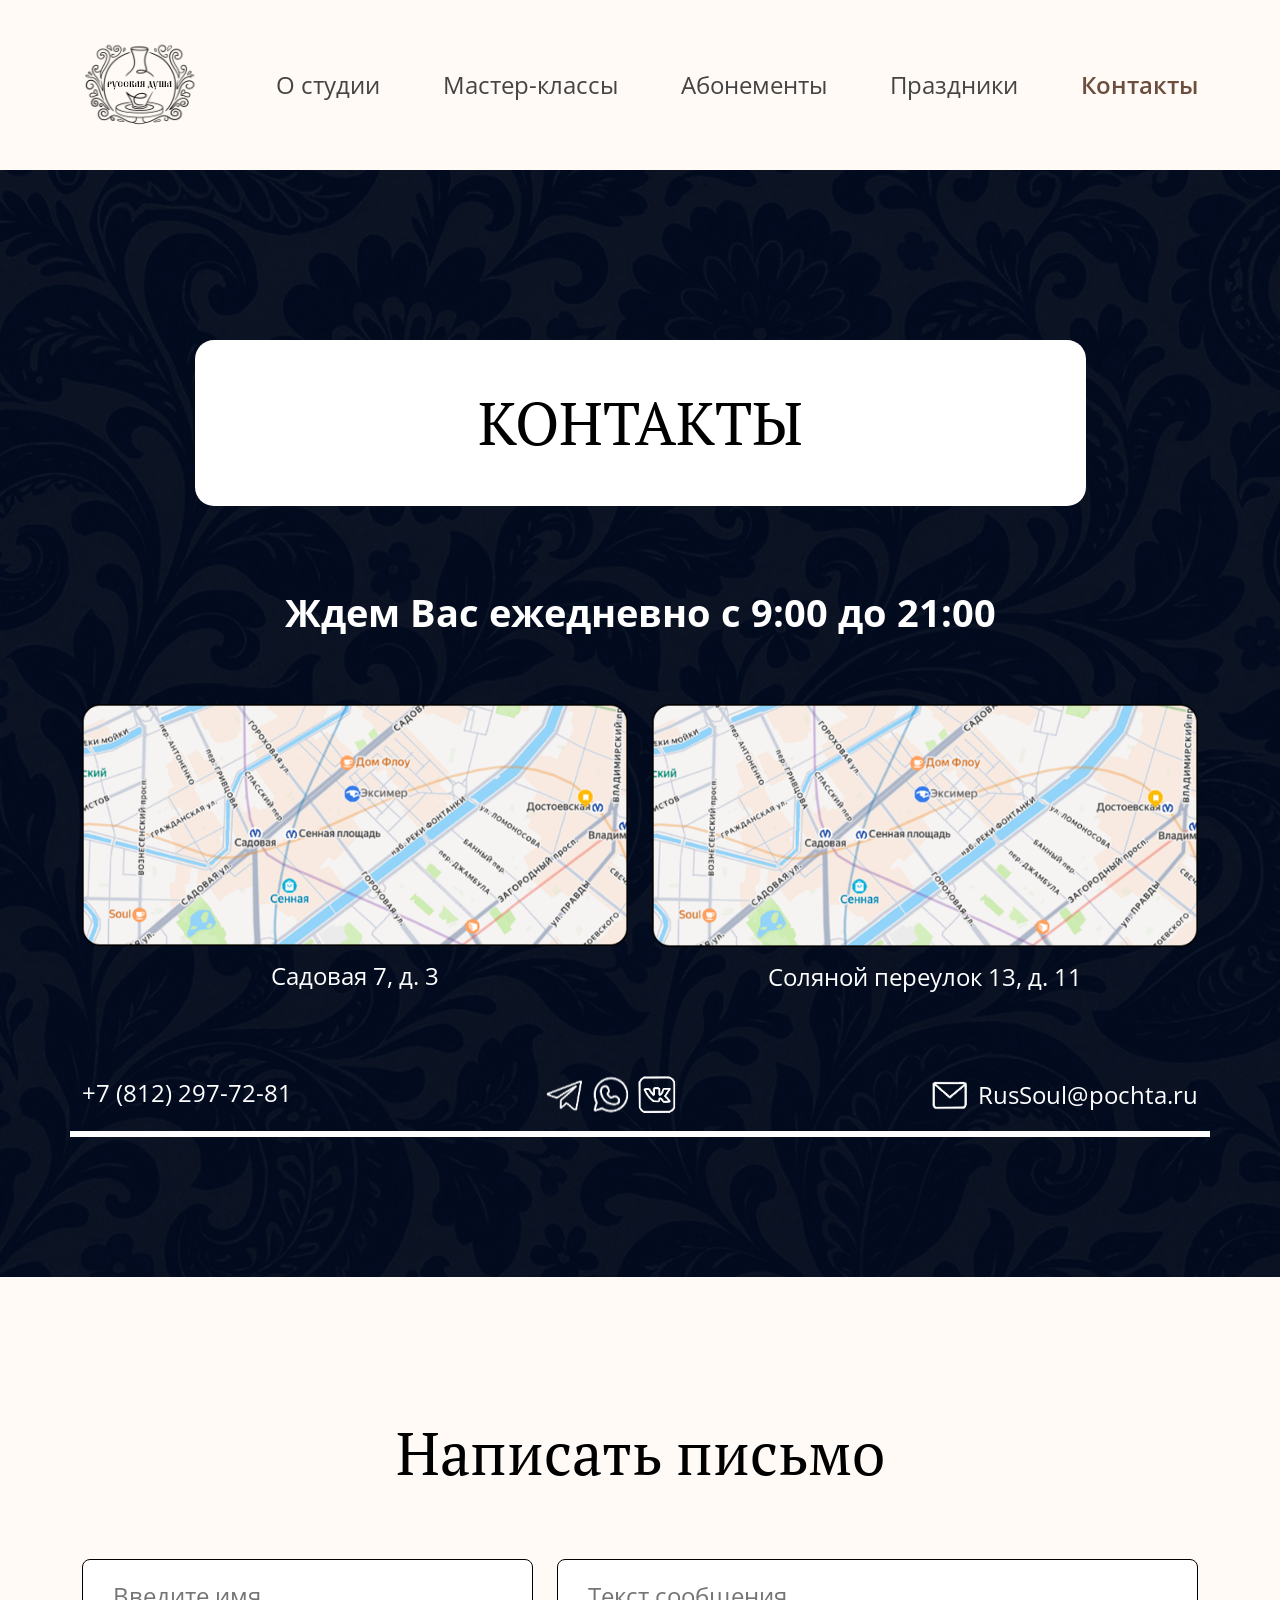
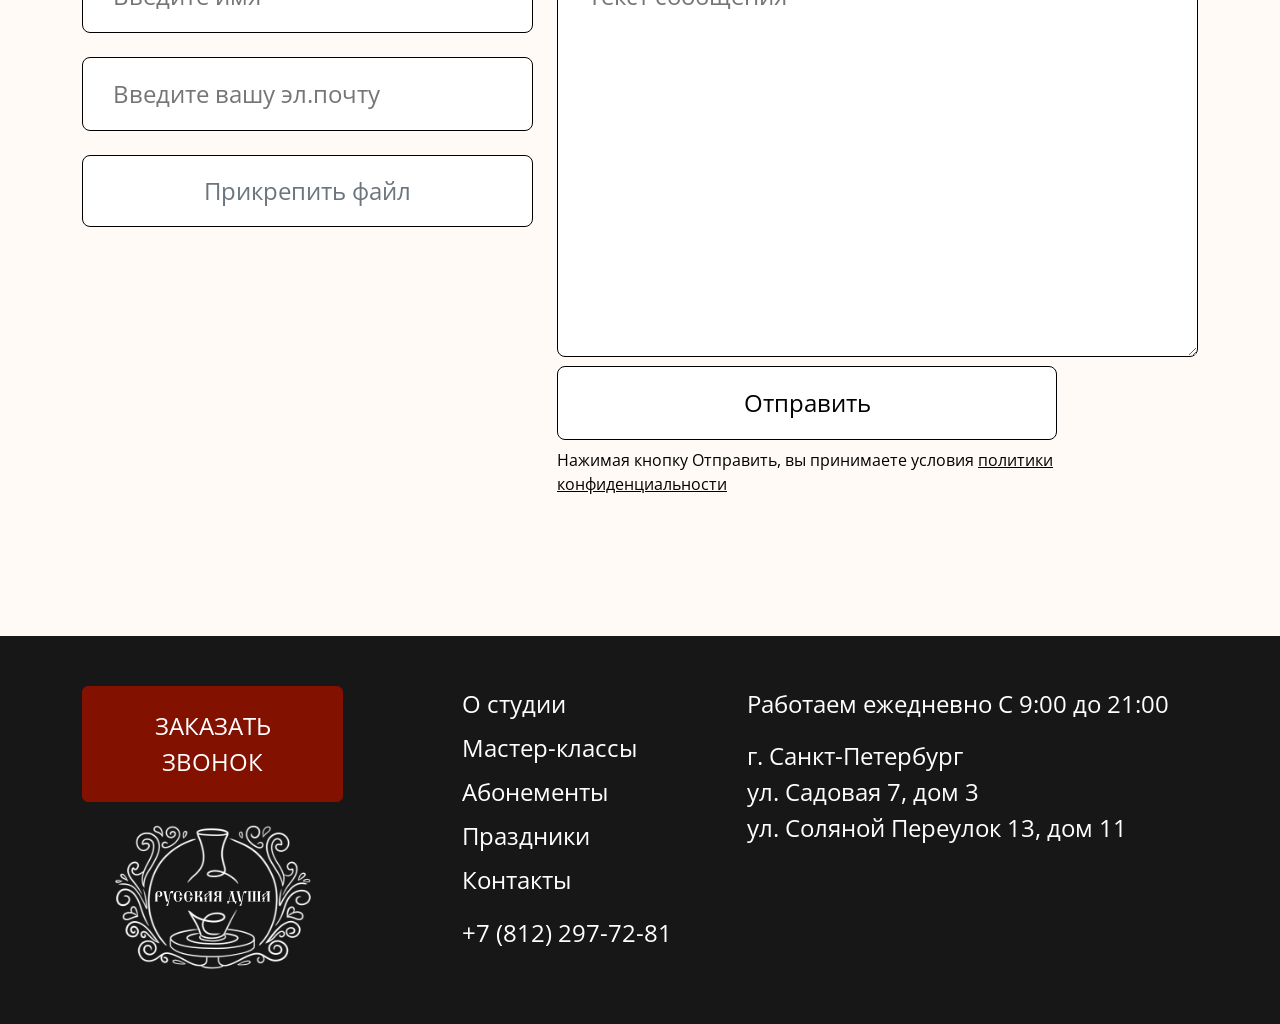
<file: contacts.html>
<!DOCTYPE html>
<html lang="ru">
  <head>
    <meta charset="UTF-8" />
    <meta name="viewport" content="width=device-width, initial-scale=1.0" />
    <title>Контакты — Студия</title>
    <link rel="icon" href="favicon.svg" type="image/svg+xml" />
    <script type="module" src="./js/bootstrap.js"></script>
    <script type="module" src="./js/main.js"></script>
    <link rel="stylesheet" href="./css/main.css">
  </head>
  <body class="d-flex flex-column min-vh-100">
    <nav class="navbar navbar-expand-lg site-navbar">
      <div class="container site-navbar__container d-flex flex-wrap align-items-center justify-content-between">
        <a
          class="logo-link site-navbar__logo site-navbar__logo--mobile d-lg-none"
          href="index.html"
          aria-label="На главную"
        >
          <img class="logo-img" src="icons/Logo.svg" alt="Студия" width="115" height="84" decoding="async" />
        </a>
        <button
          class="navbar-toggler d-lg-none"
          type="button"
          data-bs-toggle="collapse"
          data-bs-target="#mainNav"
          aria-controls="mainNav"
          aria-expanded="false"
          aria-label="Открыть меню"
        >
          <span class="navbar-toggler-icon"></span>
        </button>
        <div class="collapse navbar-collapse site-navbar__collapse" id="mainNav">
          <div class="site-navbar__distribute" role="navigation" aria-label="Разделы сайта">
            <a
              class="logo-link site-navbar__logo site-navbar__logo--desktop d-none d-lg-flex"
              href="index.html"
              aria-label="На главную"
            >
              <img class="logo-img" src="icons/Logo.svg" alt="Студия" width="115" height="84" decoding="async" />
            </a>
              <a
                class="nav-link site-navbar__link"
                href="about.html"
                
              >О студии</a>
              <a
                class="nav-link site-navbar__link"
                href="master-classes.html"
                
              >Мастер-классы</a>
              <a
                class="nav-link site-navbar__link"
                href="subscriptions.html"
                
              >Абонементы</a>
              <a
                class="nav-link site-navbar__link"
                href="holidays.html"
                
              >Праздники</a>
              <a
                class="nav-link site-navbar__link active"
                href="contacts.html"
                aria-current="page"
              >Контакты</a>
          </div>
        </div>
      </div>
    </nav>
    <main class="contacts">
      <section class="contacts__main">
        <div class="container">
          <div class="row">
            <div class="col-12">
              <div class="contacts__header">
                <h1>Контакты</h1>
              </div>
            </div>
            <div class="col-12 text-center">
              <p class="contacts__main-description">
                Ждем Вас ежедневно с 9:00 до 21:00
              </p>
            </div>
          </div>

          <div class="row">
            <div class="col-6">
              <div class="placement__info">
                <div class="placement__foto">
                  <div>
                    <img src="images/placement_1.png" alt="Placement">
                  </div>
                  <p>
                    Садовая 7, д. 3
                  </p>
                </div>
              </div>
            </div>
            <div class="col-6">
              <div class="placement__info">
                <div class="placement__foto">
                  <div>
                    <img src="images/placement_2.png" alt="Placement">
                  </div>
                  <p>
                    Соляной переулок 13, д. 11
                  </p>
                </div>
              </div>
            </div>
          </div>

          <div class="row">
            <div class="col-12 contacts__socials d-flex justify-content-between">
              <a class="footer__socials-phone" href="tel:+78122977281">+7 (812) 297-72-81</a>
              <div>
                <a href="https://t.me/RusSoul">
                  <img src="icons/telegram.svg" alt="telegramm">
                </a>
                <a href="https://wa.me/79111234567">
                  <img src="icons/whatsapp.svg" alt="whatsapp">
                </a>
                <a href="https://vk.com/russoul_studio">
                  <img src="icons/vk.svg" alt="vk">
                </a>
              </div>
              
              <a class="d-flex align-items-center gap-2" href="mailto:RusSoul@pochta.ru"><img src="icons/mail.svg" alt="vk">RusSoul@pochta.ru</a>
            </div>
          </div>
        </div>
      </section>

      <section class="contacts__form">
        <div class="container">
          <div class="row">
            <div class="col-12 text-center">
              <h2>Написать письмо</h2>
            </div>
          </div>
          <form action="">
            <div class="row">
              <div class="col-12 col-lg-5">
                <input class="input mb-4" type="text" placeholder="Введите имя">
                <input class="input mb-4" type="text" placeholder="Введите вашу эл.почту">
                <label class="input input--file mb-4">
                  <span class="input__file-label">Прикрепить файл</span>
                  <input type="file" name="attachment" aria-label="Прикрепить файл">
                </label>
              </div>
              <div class="col-12 col-lg-7">
                <textarea class="input" placeholder="Текст сообщения" rows="10"></textarea>
                <button class="btn btn-form mb-2" type="button">Отправить</button>
                <p class="contacts__form-privacy">Нажимая кнопку Отправить, вы принимаете условия <a href="#">политики конфиденциальности</a></p>
              </div>
            </div>
          </form>
        </div>
      </section>
    </main>
    <footer class="footer">
      <div class="container">
        <div class="row gy-4">
          <div class="col-12 col-md-6 col-lg-3">
            <button class="btn btn-primary" type="button" data-open-modal>заказать звонок</button>
            <div class="text-center">
              <img class="logo-img" src="icons/Logo.svg" alt="Студия" width="207" height="157" decoding="async">
            </div>
          </div>
          <div class="d-none d-lg-block col-lg-1"></div>
          <div class="col-12 col-md-6 col-lg-3">
            <div class="footer__links d-flex flex-column gap-2">
              <a class="footer__link" href="about.html">О студии</a>
              <a class="footer__link" href="master-classes.html">Мастер-классы</a>
              <a class="footer__link" href="subscriptions.html">Абонементы</a>
              <a class="footer__link" href="holidays.html">Праздники</a>
              <a class="footer__link" href="contacts.html">Контакты</a>
            </div>
            <div class="footer__socials d-flex gap-2">
              <a class="footer__socials-phone" href="tel:+78122977281">+7 (812) 297-72-81</a>
            </div>
          </div>
          <div class="col-12 col-lg-5">
            <div class="footer__info">
              <p class="footer__address">Работаем ежедневно С 9:00 до 21:00</p>
              <p class="footer__address">
                г. Санкт-Петербург <br> 
                ул. Садовая 7, дом 3 <br> 
                ул. Соляной Переулок 13, дом 11
              </p>
            </div>
            <div>
              
            </div>
          </div>
        </div>
      </div>
      <div
        class="modal fade booking-modal"
        id="bookingModal"
        tabindex="-1"
        aria-labelledby="bookingModalLabel"
        aria-hidden="true"
      >
        <div class="modal-dialog modal-dialog-centered">
          <div class="modal-content">
            <button
              type="button"
              class="btn-close booking-modal__close"
              data-bs-dismiss="modal"
              aria-label="Закрыть"
            ></button>
            <img id="bookingModalImage" src="images/modal_image.png" alt="Иллюстрация формы записи" width="100%" decoding="async">
            <div class="modal-body">
              <form id="bookingModalForm" novalidate>
                <div class="booking-modal__header">
                  <h3 id="bookingModalLabel">Запись на мастер-класс</h3>
                  <a href="tel:+78122977281">+7 (812) 297-72-81</a>
                </div>
                <div class="booking-modal__content">
                  <p class="booking-modal__lead booking-modal__lead--thin">Или заполните форму</p>
                  <p class="booking-modal__lead">Выберите адрес студии:</p>
                  <div class="booking-modal__address">
                    <label class="booking-modal__address-item">
                      <input
                        class="booking-modal__address-radio"
                        type="radio"
                        name="studio-address"
                        value="garden"
                        checked
                      >
                      <span class="booking-modal__address-text">
                        Ул. Соляной переулок 13, дом 11
                      </span>
                    </label>
                    <label class="booking-modal__address-item">
                      <input
                        class="booking-modal__address-radio"
                        type="radio"
                        name="studio-address"
                        value="solyanoy"
                      >
                      <span class="booking-modal__address-text">Ул. Садовая 7, дом 3</span>
                    </label>
                  </div>
                </div>
                <p class="booking-modal__lead">Как с Вами связаться?</p>
                <input
                  id="bookingNameInput"
                  class="input mb-4"
                  type="text"
                  placeholder="Введите имя"
                  required
                >
                <input
                  id="bookingPhoneInput"
                  class="input mb-4"
                  type="tel"
                  inputmode="tel"
                  autocomplete="tel"
                  data-phone-input
                  placeholder="Введите номер"
                  required
                >
                <button class="btn btn-form w-100" type="submit">Записаться</button>
                <p id="bookingRequiredError" class="booking-modal__required-error">Поля обязательны для заполнения.</p>
                <p class="booking-modal__privacy">Нажимая кнопку “Записаться”, вы принимаете условия политики конфиденциальности</p>
              </form>
      
            </div>
          </div>
        </div>
      </div>
      <div
        class="modal fade schedule-modal"
        id="scheduleModal"
        tabindex="-1"
        aria-labelledby="scheduleModalLabel"
        aria-hidden="true"
      >
        <div class="modal-dialog modal-dialog-centered">
          <div class="modal-content">
            <button
              type="button"
              class="btn-close schedule-modal__close"
              data-bs-dismiss="modal"
              aria-label="Закрыть"
            ></button>
            <div class="modal-body">
              <h3 class="schedule-modal__title" id="scheduleModalLabel">Расписание</h3>
              <div class="schedule-modal__columns">
                <div class="schedule-modal__column">
                  <p class="schedule-modal__address">Ул. Садовая 7, д. 3</p>
                  <div class="schedule-modal__teachers">
                    <div class="schedule-modal__teacher">
                      <p class="schedule-modal__name">Арина Смирнова</p>
                      <p class="schedule-modal__time">
                        Понедельник - среда<br>
                        с 9:00 до 21:00
                      </p>
                    </div>
                    <div class="schedule-modal__teacher">
                      <p class="schedule-modal__name">Евгения Дубкова</p>
                      <p class="schedule-modal__time">
                        Понедельник - среда<br>
                        с 9:00 до 21:00
                      </p>
                    </div>
                  </div>
                </div>
                <div class="schedule-modal__column">
                  <p class="schedule-modal__address">Ул. Соляной переулок 13, д. 11</p>
                  <div class="schedule-modal__teachers">
                    <div class="schedule-modal__teacher">
                      <p class="schedule-modal__name">Олег Михайлов</p>
                      <p class="schedule-modal__time">
                        Понедельник - среда<br>
                        с 9:00 до 21:00
                      </p>
                    </div>
                    <div class="schedule-modal__teacher">
                      <p class="schedule-modal__name">Екатерина Балашова</p>
                      <p class="schedule-modal__time">
                        Четверг - воскресенье<br>
                        с 9:00 до 21:00
                      </p>
                    </div>
                  </div>
                </div>
              </div>
            </div>
          </div>
        </div>
      </div>
    </footer>
  </body>
</html>
</file>
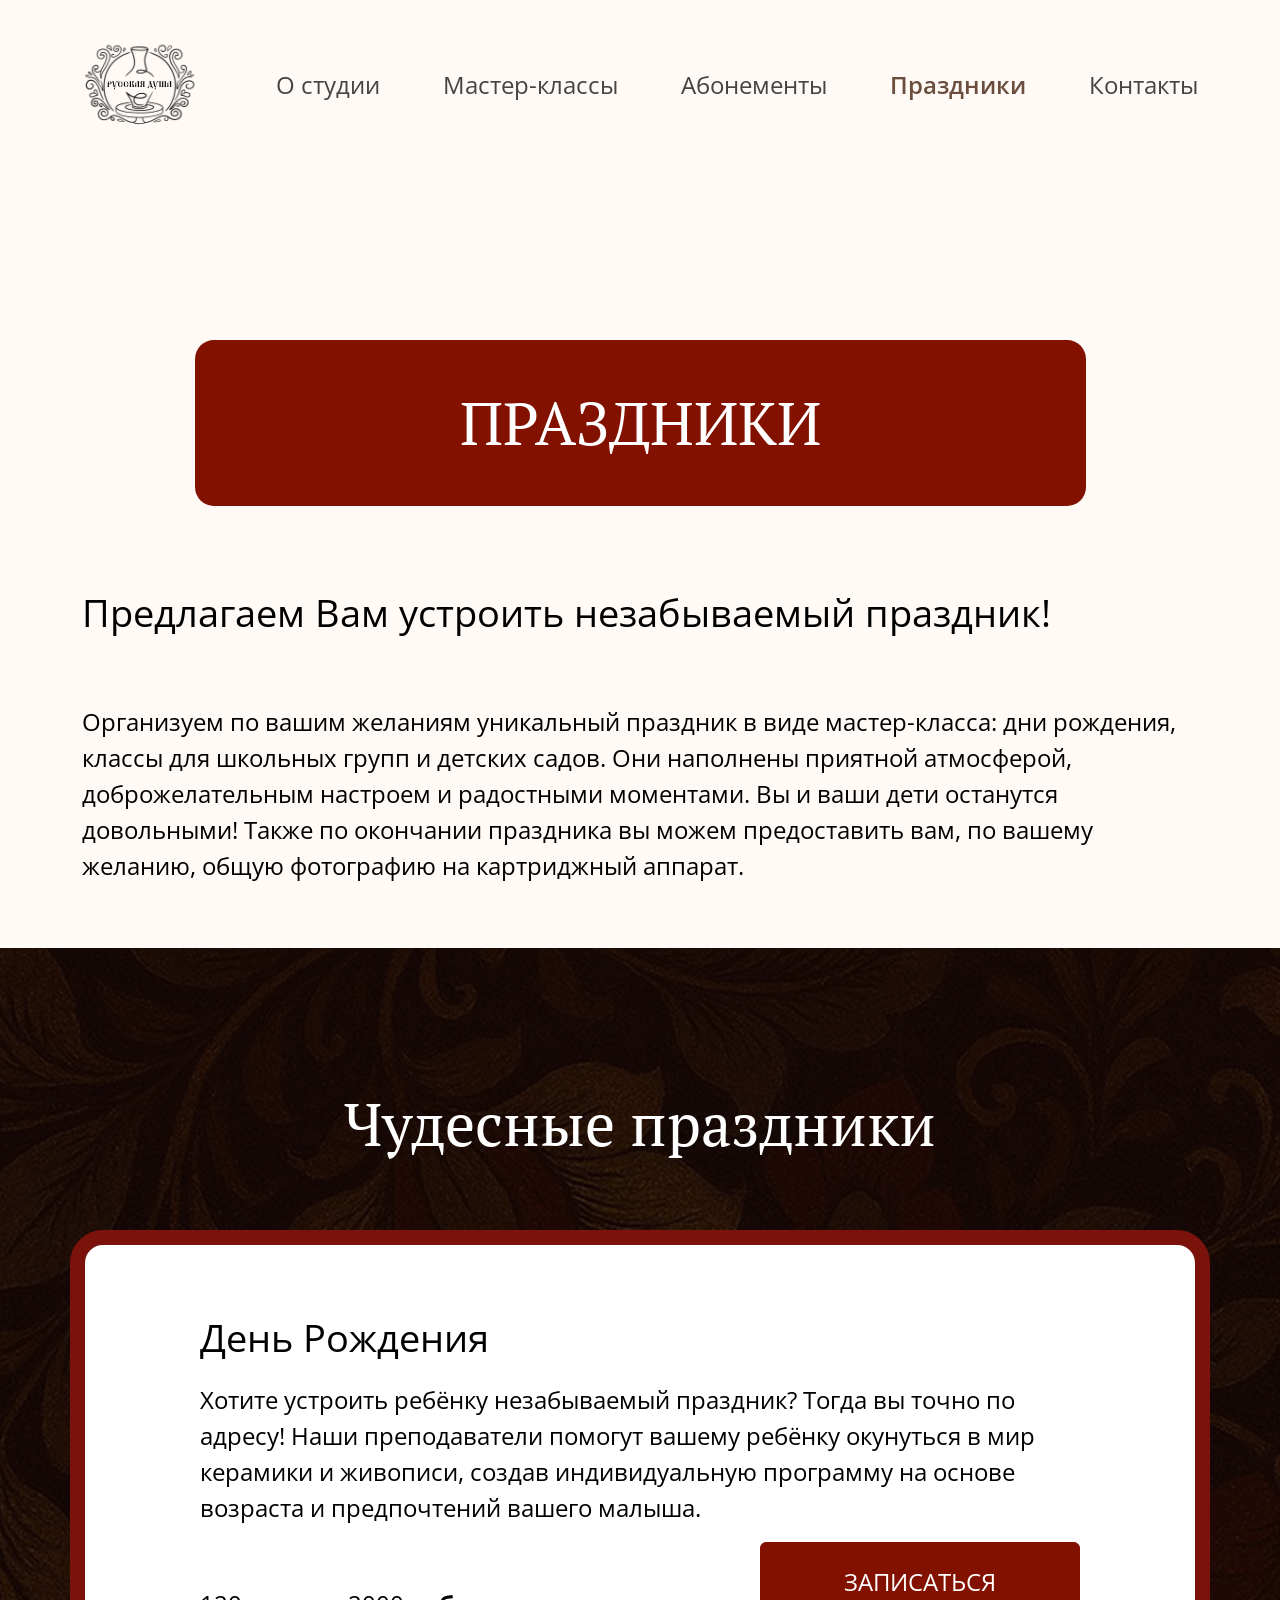
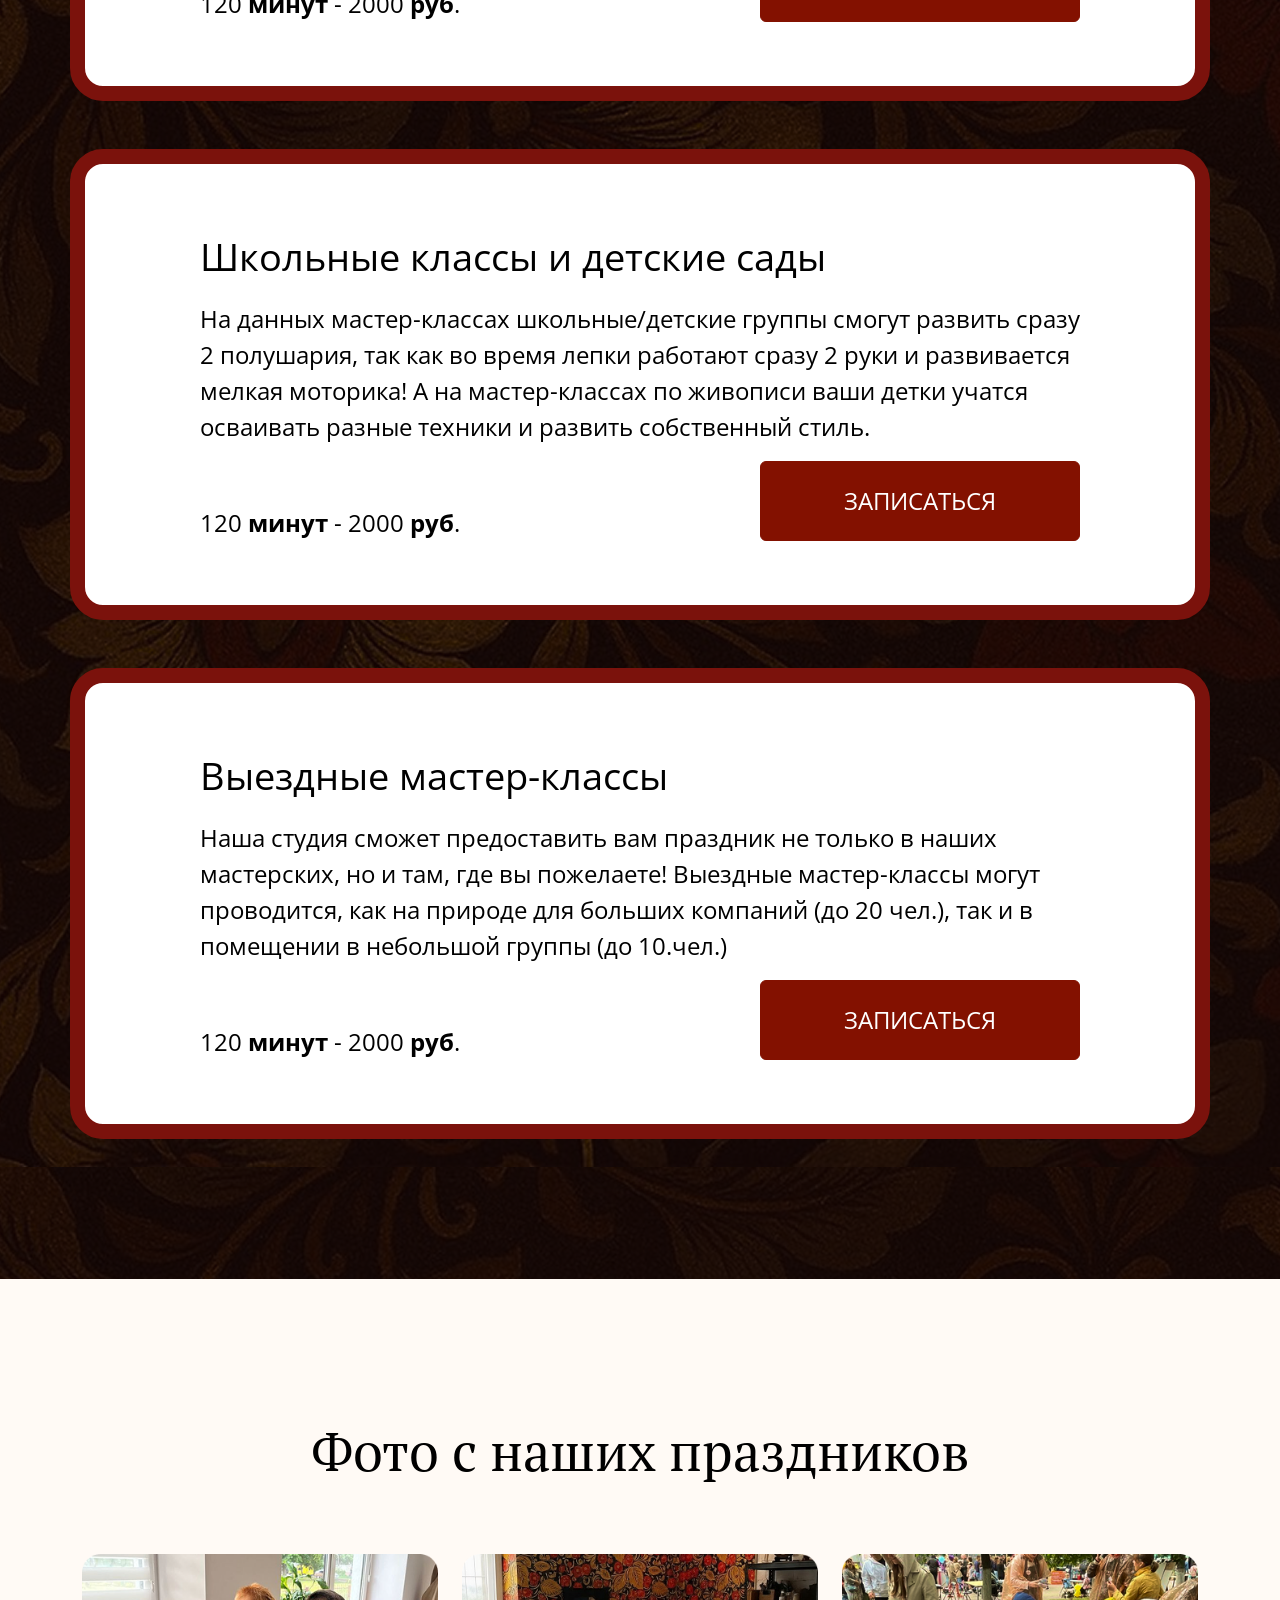
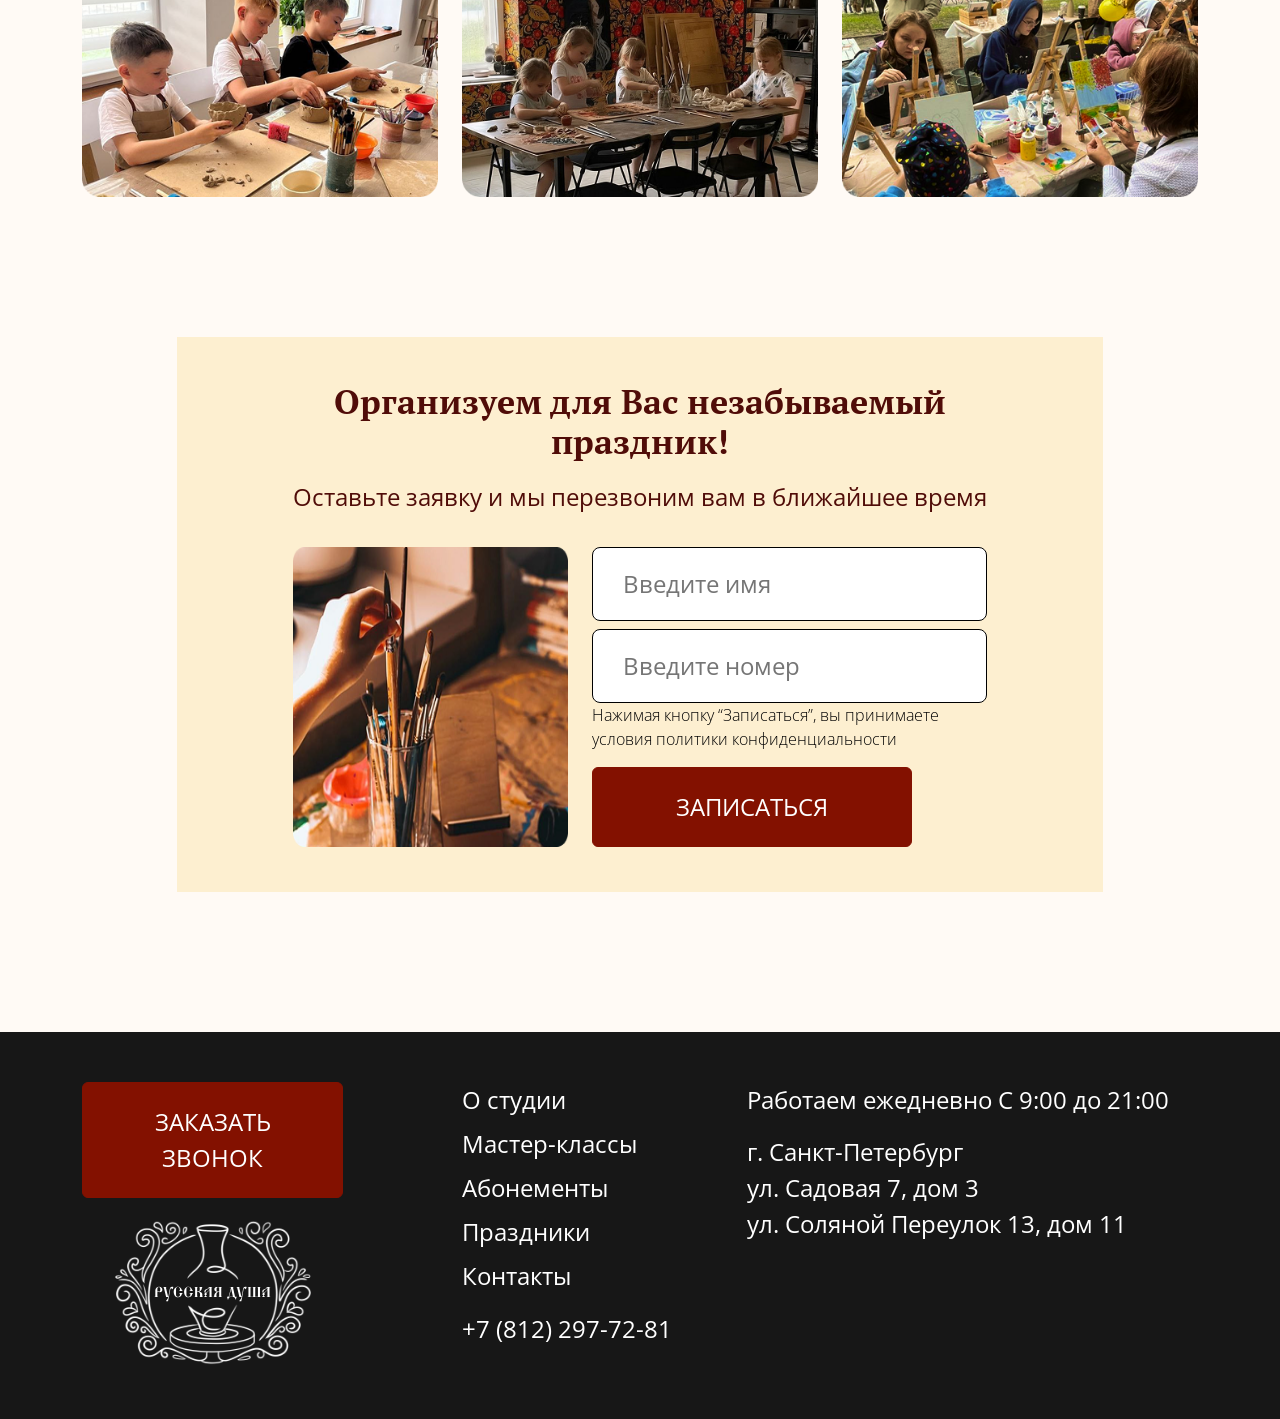
<file: holidays.html>
<!DOCTYPE html>
<html lang="ru">
  <head>
    <meta charset="UTF-8" />
    <meta name="viewport" content="width=device-width, initial-scale=1.0" />
    <title>Праздники — Студия</title>
    <link rel="icon" href="favicon.svg" type="image/svg+xml" />
    <script type="module" src="./js/bootstrap.js"></script>
    <script type="module" src="./js/main.js"></script>
    <link rel="stylesheet" href="./css/main.css">
  </head>
  <body class="d-flex flex-column min-vh-100">
    <nav class="navbar navbar-expand-lg site-navbar">
      <div class="container site-navbar__container d-flex flex-wrap align-items-center justify-content-between">
        <a
          class="logo-link site-navbar__logo site-navbar__logo--mobile d-lg-none"
          href="index.html"
          aria-label="На главную"
        >
          <img class="logo-img" src="icons/Logo.svg" alt="Студия" width="115" height="84" decoding="async" />
        </a>
        <button
          class="navbar-toggler d-lg-none"
          type="button"
          data-bs-toggle="collapse"
          data-bs-target="#mainNav"
          aria-controls="mainNav"
          aria-expanded="false"
          aria-label="Открыть меню"
        >
          <span class="navbar-toggler-icon"></span>
        </button>
        <div class="collapse navbar-collapse site-navbar__collapse" id="mainNav">
          <div class="site-navbar__distribute" role="navigation" aria-label="Разделы сайта">
            <a
              class="logo-link site-navbar__logo site-navbar__logo--desktop d-none d-lg-flex"
              href="index.html"
              aria-label="На главную"
            >
              <img class="logo-img" src="icons/Logo.svg" alt="Студия" width="115" height="84" decoding="async" />
            </a>
              <a
                class="nav-link site-navbar__link"
                href="about.html"
                
              >О студии</a>
              <a
                class="nav-link site-navbar__link"
                href="master-classes.html"
                
              >Мастер-классы</a>
              <a
                class="nav-link site-navbar__link"
                href="subscriptions.html"
                
              >Абонементы</a>
              <a
                class="nav-link site-navbar__link active"
                href="holidays.html"
                aria-current="page"
              >Праздники</a>
              <a
                class="nav-link site-navbar__link"
                href="contacts.html"
                
              >Контакты</a>
          </div>
        </div>
      </div>
    </nav>
    <main class="holidays">
      <section class="holidays__main mb-5">
        <div class="container">
          <div class="row">
            <div class="col-12">
              <div class="holidays__header">
                <h1>Праздники</h1>
              </div>
              <p class="holidays__main-description">
                Предлагаем Вам устроить незабываемый праздник!
              </p>
              <p class="holidays__description">
                Организуем по вашим желаниям уникальный праздник в виде мастер-класса: дни рождения, классы для школьных групп и детских садов. Они наполнены приятной атмосферой, доброжелательным настроем 
                и радостными моментами. Вы и ваши дети останутся довольными! Также по окончании праздника вы можем предоставить вам, по вашему желанию, общую фотографию на картриджный аппарат.
              </p>
            </div>
          </div>
        </div>
      </section>

      <section class="holidays__cards">
        <div class="container">
          <div class="row">
            <div class="col-12">
              <div class="holidays__cards-header">
                <h2>Чудесные праздники</h2>
              </div>
            </div>
          </div>
          <div class="row gap-5">
            <div class=" holidays__card col-12">
              <p class="holidays__card-title">День Рождения</p>
              <p class="holidays__card-description">Хотите устроить ребёнку незабываемый праздник? Тогда вы точно по адресу! Наши преподаватели помогут вашему ребёнку окунуться в мир керамики и живописи, создав индивидуальную программу на основе возраста и предпочтений вашего малыша.</p>
              <div class="d-flex justify-content-between align-items-end">
                <span>120 <b>минут</b> - 2000 <b>руб</b>.</span>
                <button class="btn btn-primary" type="button" data-open-modal data-modal-type="holiday">Записаться</button>
              </div>
            </div>
            <div class=" holidays__card col-12">
              <p class="holidays__card-title">Школьные классы и детские сады</p>
              <p class="holidays__card-description">
                На данных мастер-классах школьные/детские группы смогут развить сразу 2 полушария, так как во время лепки работают сразу 2 руки и развивается мелкая моторика! А на мастер-классах по живописи ваши детки учатся осваивать разные техники и развить собственный стиль.
              </p>
              <div class="d-flex justify-content-between align-items-end">
                <span>120 <b>минут</b> - 2000 <b>руб</b>.</span>
                <button class="btn btn-primary" type="button" data-open-modal data-modal-type="holiday">Записаться</button>
              </div>
            </div>
            <div class=" holidays__card col-12">
              <p class="holidays__card-title">Выездные мастер-классы</p>
              <p class="holidays__card-description">
                Наша студия сможет предоставить вам праздник не только в наших мастерских, но и там, где вы пожелаете! Выездные мастер-классы могут проводится, как на природе для больших компаний (до 20 чел.), так и в помещении в небольшой группы (до 10.чел.)
              </p>
              <div class="d-flex justify-content-between align-items-end">
                <span>120 <b>минут</b> - 2000 <b>руб</b>.</span>
                <button class="btn btn-primary" type="button" data-open-modal data-modal-type="holiday">Записаться</button>
              </div>
            </div>
          </div>
        </div>
      </section>

      <section class="holidays__photos">
        <div class="container">
          <div class="row">
            <div class="col-12">
              <div class="holidays__photos-header">
                <h2>Фото с наших праздников</h2>
              </div>
            </div>
            <div class="col-4">
              <img class="holidays__photo" src="images/holidays-1.png" alt="photo">
            </div>
            <div class="col-4">
              <img class="holidays__photo" src="images/holidays-2.png" alt="photo">
            </div>
            <div class="col-4">
              <img class="holidays__photo" src="images/holidays-3.png" alt="photo">
            </div>
          </div>
        </div>
      </section>

      <section class="form-section">
        <div class="container">
          <div class="row justify-content-around">
            <div class="col-10">
              <div class="holidays__form">
                <div class="row">
                  <div class="col-12 holidays__form-header mb-3">
                    <h3 class="mb-3">
                      Организуем для Вас незабываемый праздник!
                    </h3>
                    <p>Оставьте заявку и мы перезвоним вам в ближайшее время</p>
                  </div>
                </div>
                <div class="row">
                  <div class="col-12 col-lg-5">
                    <img class="w-100 h-100" src="images/master-classes__form-img.png" alt="logo">
                  </div>
                  <div class="col-12 col-lg-7">
                    <form class="holidays__form-item" action="">
                      <input class="input mb-2" type="text" placeholder="Введите имя">
                      <input class="input" type="tel" inputmode="tel" autocomplete="tel" data-phone-input placeholder="Введите номер">
                      <p>Нажимая кнопку “Записаться”, вы принимаете условия политики конфиденциальности</p>
                      <button class="btn btn-primary" type="button">Записаться</button>
                    </form>
                  </div>
                </div>
              </div>
            </div>
          </div>
        </div>
      </section>
    </main>
    <footer class="footer">
      <div class="container">
        <div class="row gy-4">
          <div class="col-12 col-md-6 col-lg-3">
            <button class="btn btn-primary" type="button" data-open-modal>заказать звонок</button>
            <div class="text-center">
              <img class="logo-img" src="icons/Logo.svg" alt="Студия" width="207" height="157" decoding="async">
            </div>
          </div>
          <div class="d-none d-lg-block col-lg-1"></div>
          <div class="col-12 col-md-6 col-lg-3">
            <div class="footer__links d-flex flex-column gap-2">
              <a class="footer__link" href="about.html">О студии</a>
              <a class="footer__link" href="master-classes.html">Мастер-классы</a>
              <a class="footer__link" href="subscriptions.html">Абонементы</a>
              <a class="footer__link" href="holidays.html">Праздники</a>
              <a class="footer__link" href="contacts.html">Контакты</a>
            </div>
            <div class="footer__socials d-flex gap-2">
              <a class="footer__socials-phone" href="tel:+78122977281">+7 (812) 297-72-81</a>
            </div>
          </div>
          <div class="col-12 col-lg-5">
            <div class="footer__info">
              <p class="footer__address">Работаем ежедневно С 9:00 до 21:00</p>
              <p class="footer__address">
                г. Санкт-Петербург <br> 
                ул. Садовая 7, дом 3 <br> 
                ул. Соляной Переулок 13, дом 11
              </p>
            </div>
            <div>
              
            </div>
          </div>
        </div>
      </div>
      <div
        class="modal fade booking-modal"
        id="bookingModal"
        tabindex="-1"
        aria-labelledby="bookingModalLabel"
        aria-hidden="true"
      >
        <div class="modal-dialog modal-dialog-centered">
          <div class="modal-content">
            <button
              type="button"
              class="btn-close booking-modal__close"
              data-bs-dismiss="modal"
              aria-label="Закрыть"
            ></button>
            <img id="bookingModalImage" src="images/modal_image.png" alt="Иллюстрация формы записи" width="100%" decoding="async">
            <div class="modal-body">
              <form id="bookingModalForm" novalidate>
                <div class="booking-modal__header">
                  <h3 id="bookingModalLabel">Запись на мастер-класс</h3>
                  <a href="tel:+78122977281">+7 (812) 297-72-81</a>
                </div>
                <div class="booking-modal__content">
                  <p class="booking-modal__lead booking-modal__lead--thin">Или заполните форму</p>
                  <p class="booking-modal__lead">Выберите адрес студии:</p>
                  <div class="booking-modal__address">
                    <label class="booking-modal__address-item">
                      <input
                        class="booking-modal__address-radio"
                        type="radio"
                        name="studio-address"
                        value="garden"
                        checked
                      >
                      <span class="booking-modal__address-text">
                        Ул. Соляной переулок 13, дом 11
                      </span>
                    </label>
                    <label class="booking-modal__address-item">
                      <input
                        class="booking-modal__address-radio"
                        type="radio"
                        name="studio-address"
                        value="solyanoy"
                      >
                      <span class="booking-modal__address-text">Ул. Садовая 7, дом 3</span>
                    </label>
                  </div>
                </div>
                <p class="booking-modal__lead">Как с Вами связаться?</p>
                <input
                  id="bookingNameInput"
                  class="input mb-4"
                  type="text"
                  placeholder="Введите имя"
                  required
                >
                <input
                  id="bookingPhoneInput"
                  class="input mb-4"
                  type="tel"
                  inputmode="tel"
                  autocomplete="tel"
                  data-phone-input
                  placeholder="Введите номер"
                  required
                >
                <button class="btn btn-form w-100" type="submit">Записаться</button>
                <p id="bookingRequiredError" class="booking-modal__required-error">Поля обязательны для заполнения.</p>
                <p class="booking-modal__privacy">Нажимая кнопку “Записаться”, вы принимаете условия политики конфиденциальности</p>
              </form>
      
            </div>
          </div>
        </div>
      </div>
      <div
        class="modal fade schedule-modal"
        id="scheduleModal"
        tabindex="-1"
        aria-labelledby="scheduleModalLabel"
        aria-hidden="true"
      >
        <div class="modal-dialog modal-dialog-centered">
          <div class="modal-content">
            <button
              type="button"
              class="btn-close schedule-modal__close"
              data-bs-dismiss="modal"
              aria-label="Закрыть"
            ></button>
            <div class="modal-body">
              <h3 class="schedule-modal__title" id="scheduleModalLabel">Расписание</h3>
              <div class="schedule-modal__columns">
                <div class="schedule-modal__column">
                  <p class="schedule-modal__address">Ул. Садовая 7, д. 3</p>
                  <div class="schedule-modal__teachers">
                    <div class="schedule-modal__teacher">
                      <p class="schedule-modal__name">Арина Смирнова</p>
                      <p class="schedule-modal__time">
                        Понедельник - среда<br>
                        с 9:00 до 21:00
                      </p>
                    </div>
                    <div class="schedule-modal__teacher">
                      <p class="schedule-modal__name">Евгения Дубкова</p>
                      <p class="schedule-modal__time">
                        Понедельник - среда<br>
                        с 9:00 до 21:00
                      </p>
                    </div>
                  </div>
                </div>
                <div class="schedule-modal__column">
                  <p class="schedule-modal__address">Ул. Соляной переулок 13, д. 11</p>
                  <div class="schedule-modal__teachers">
                    <div class="schedule-modal__teacher">
                      <p class="schedule-modal__name">Олег Михайлов</p>
                      <p class="schedule-modal__time">
                        Понедельник - среда<br>
                        с 9:00 до 21:00
                      </p>
                    </div>
                    <div class="schedule-modal__teacher">
                      <p class="schedule-modal__name">Екатерина Балашова</p>
                      <p class="schedule-modal__time">
                        Четверг - воскресенье<br>
                        с 9:00 до 21:00
                      </p>
                    </div>
                  </div>
                </div>
              </div>
            </div>
          </div>
        </div>
      </div>
    </footer>
  </body>
</html>
</file>
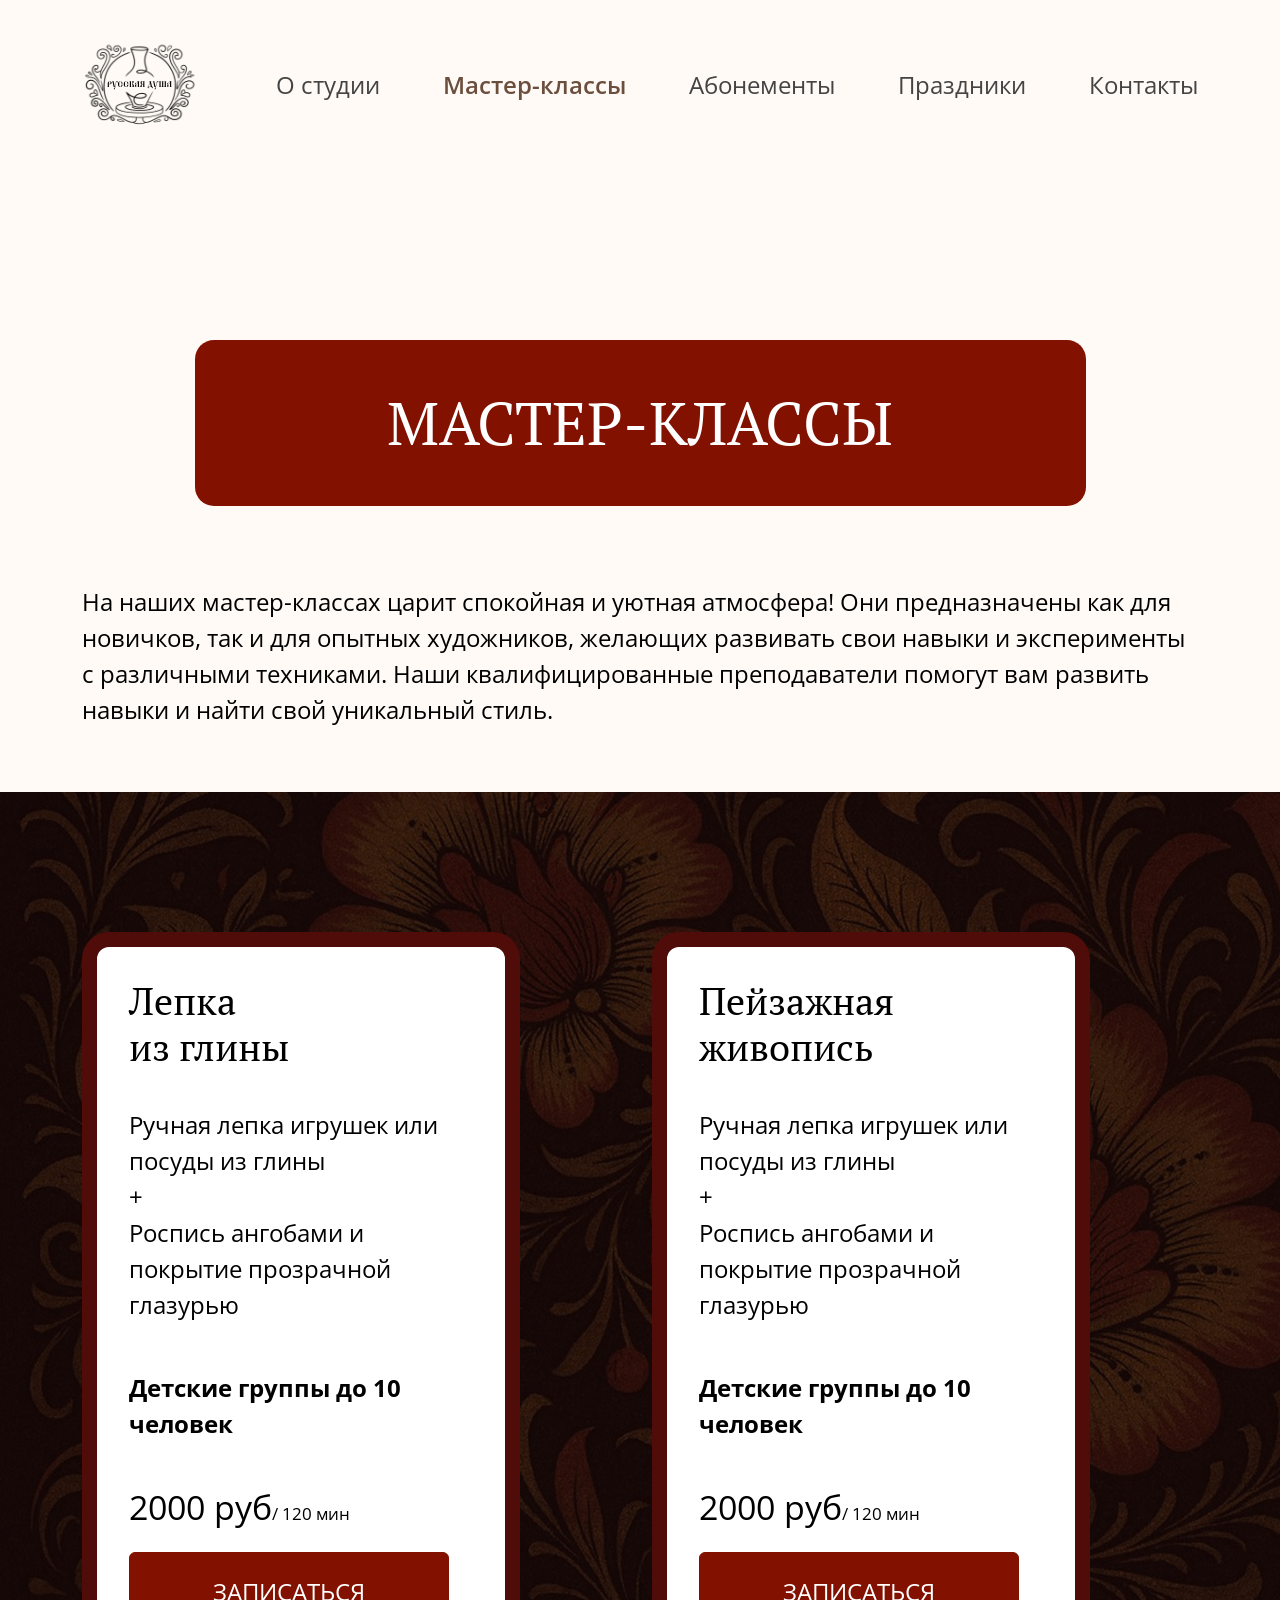
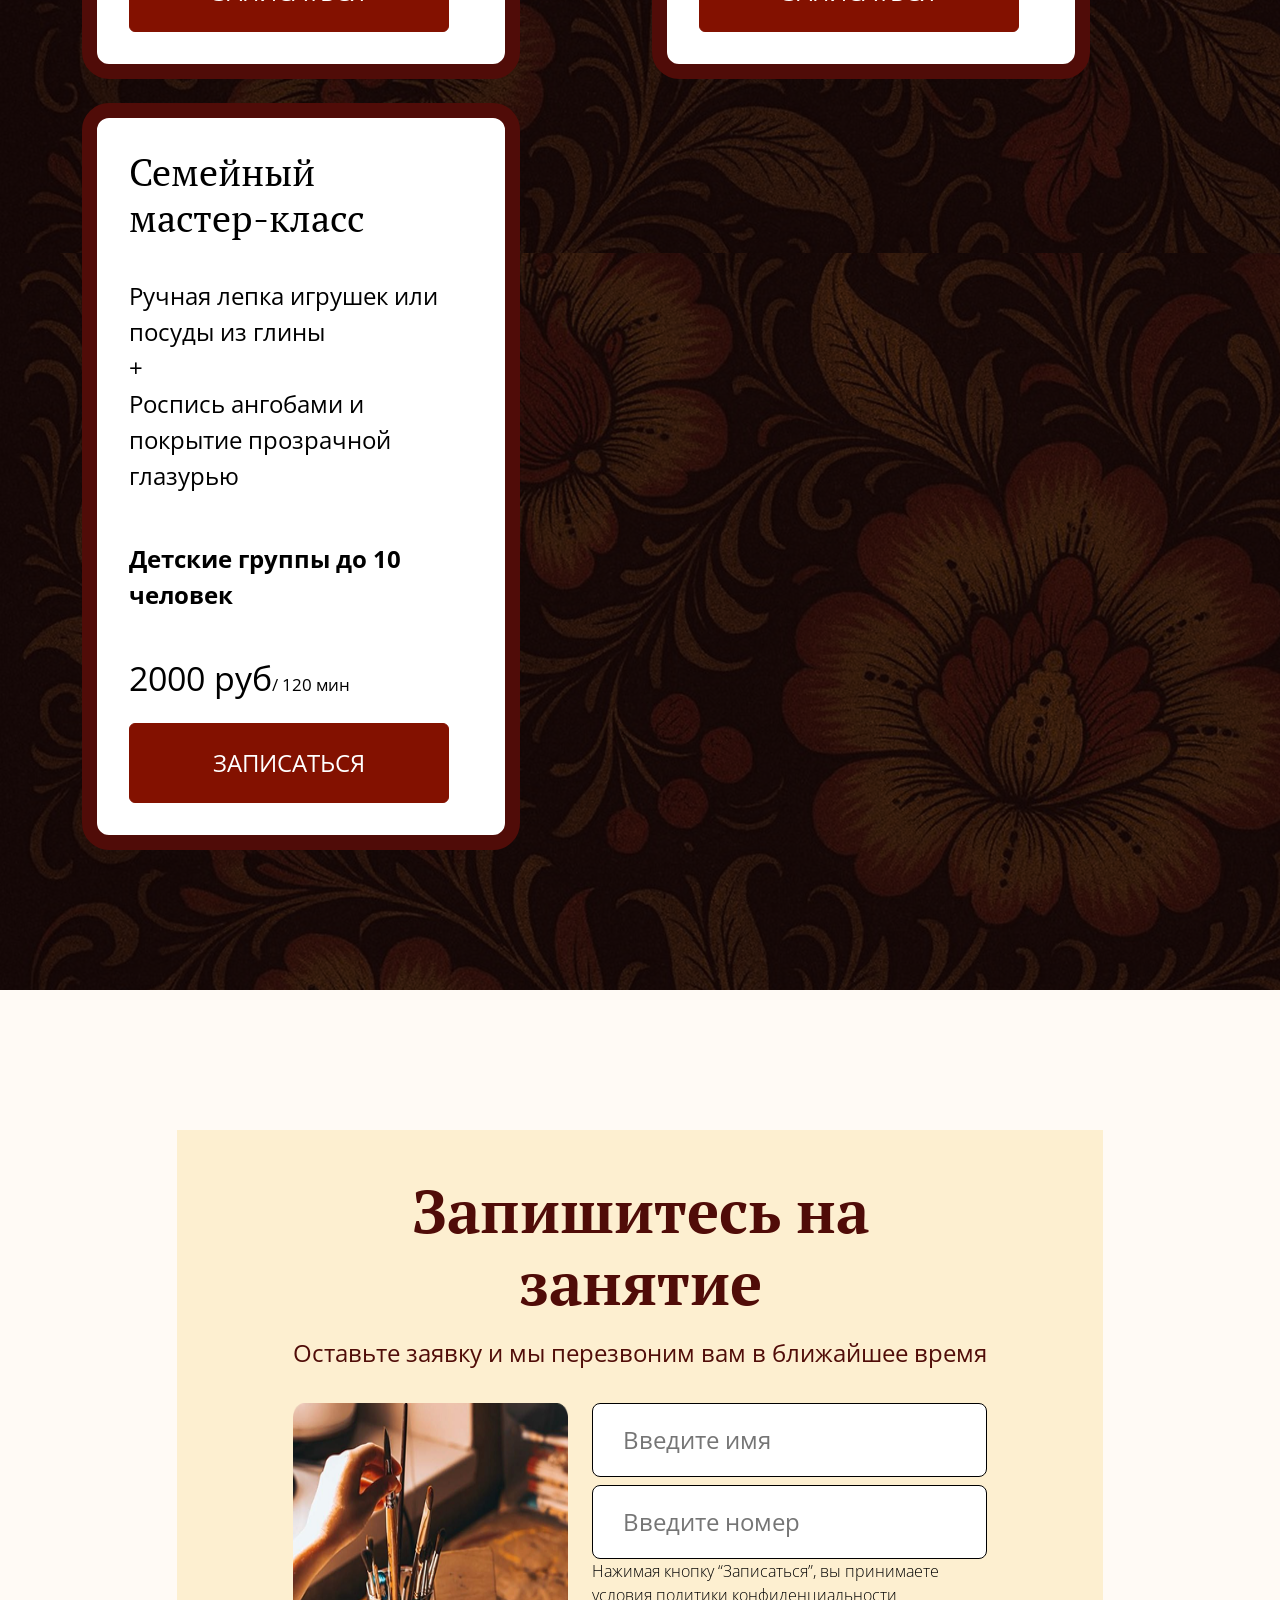
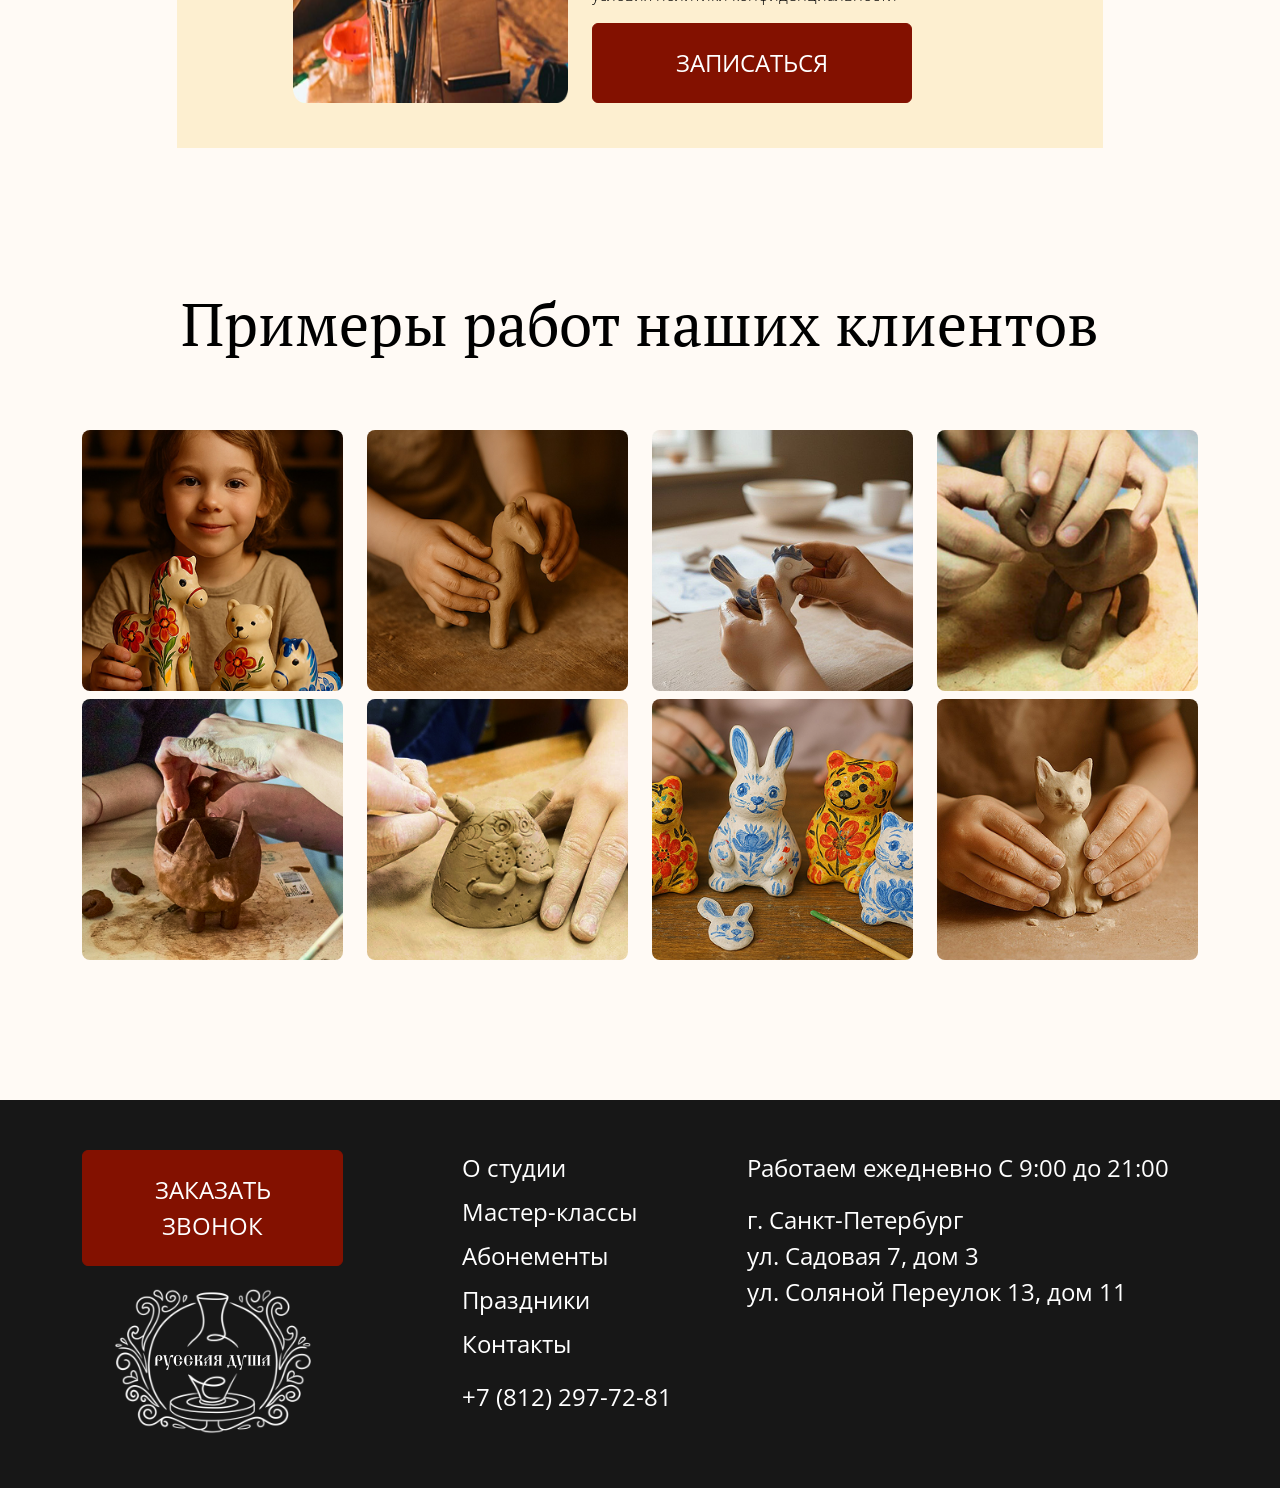
<file: master-classes.html>
<!DOCTYPE html>
<html lang="ru">
  <head>
    <meta charset="UTF-8" />
    <meta name="viewport" content="width=device-width, initial-scale=1.0" />
    <title>Мастер-классы — Студия</title>
    <link rel="icon" href="favicon.svg" type="image/svg+xml" />
    <script type="module" src="./js/bootstrap.js"></script>
    <script type="module" src="./js/main.js"></script>
    <link rel="stylesheet" href="./css/main.css">
  </head>
  <body class="d-flex flex-column min-vh-100">
    <nav class="navbar navbar-expand-lg site-navbar">
      <div class="container site-navbar__container d-flex flex-wrap align-items-center justify-content-between">
        <a
          class="logo-link site-navbar__logo site-navbar__logo--mobile d-lg-none"
          href="index.html"
          aria-label="На главную"
        >
          <img class="logo-img" src="icons/Logo.svg" alt="Студия" width="115" height="84" decoding="async" />
        </a>
        <button
          class="navbar-toggler d-lg-none"
          type="button"
          data-bs-toggle="collapse"
          data-bs-target="#mainNav"
          aria-controls="mainNav"
          aria-expanded="false"
          aria-label="Открыть меню"
        >
          <span class="navbar-toggler-icon"></span>
        </button>
        <div class="collapse navbar-collapse site-navbar__collapse" id="mainNav">
          <div class="site-navbar__distribute" role="navigation" aria-label="Разделы сайта">
            <a
              class="logo-link site-navbar__logo site-navbar__logo--desktop d-none d-lg-flex"
              href="index.html"
              aria-label="На главную"
            >
              <img class="logo-img" src="icons/Logo.svg" alt="Студия" width="115" height="84" decoding="async" />
            </a>
              <a
                class="nav-link site-navbar__link"
                href="about.html"
                
              >О студии</a>
              <a
                class="nav-link site-navbar__link active"
                href="master-classes.html"
                aria-current="page"
              >Мастер-классы</a>
              <a
                class="nav-link site-navbar__link"
                href="subscriptions.html"
                
              >Абонементы</a>
              <a
                class="nav-link site-navbar__link"
                href="holidays.html"
                
              >Праздники</a>
              <a
                class="nav-link site-navbar__link"
                href="contacts.html"
                
              >Контакты</a>
          </div>
        </div>
      </div>
    </nav>
    <main class="master-classes">
      <section class="container mb-5">
        <div class="row">
          <div class="col-12">
            <div class="master-classes__header">
              <h1>Мастер-классы</h1>
            </div>
            <p>
              На наших мастер-классах царит спокойная и уютная атмосфера! Они предназначены как для новичков, так и для опытных художников, желающих развивать свои навыки и эксперименты с различными техниками. Наши квалифицированные преподаватели помогут вам развить навыки и найти свой уникальный стиль.
            </p>
          </div>
        </div>
      </section>
      <section class="master-classes-info">
        <div class="container">
          <div class="row g-4">
            <div class="col-12 col-lg-6 col-xxl-4">
              <div class="master-classes__card">
                <h3 class="master-classes__card-title">
                  Лепка <br> из глины
                </h3>
                <p class="master-classes__card-description">
                  Ручная лепка игрушек
                  или посуды из глины <br>
                  +
                  <br>
                  Роспись ангобами
                  и покрытие прозрачной
                  глазурью
                </p>
                <p class="master-classes__card-info">
                  <b>Детские группы до 10 человек</b>
                </p>
                <p class="master-classes__card-price">
                  <span class="master-classes__card-price-number">2000 руб</span><span class="master-classes__card-price-time">/ 120 мин</span>
                </p>
                <button class="btn btn-primary" type="button" data-open-modal data-modal-type="master">Записаться</button>

              </div>
            </div>
            <div class="col-12 col-lg-6 col-xxl-4">
              <div class="master-classes__card">
                <h3 class="master-classes__card-title">
                  Пейзажная живопись
                </h3>
                <p class="master-classes__card-description">
                  Ручная лепка игрушек
                  или посуды из глины <br>
                  +
                  <br>
                  Роспись ангобами
                  и покрытие прозрачной
                  глазурью
                </p>
                <p class="master-classes__card-info">
                  <b>Детские группы до 10 человек</b>
                </p>
                <p class="master-classes__card-price">
                  <span class="master-classes__card-price-number">2000 руб</span><span class="master-classes__card-price-time">/ 120 мин</span>
                </p>
                <button class="btn btn-primary" type="button" data-open-modal data-modal-type="master">Записаться</button>

              </div>
            </div>
            <div class="col-12 col-lg-6 col-xxl-4">
              <div class="master-classes__card">
                <h3 class="master-classes__card-title">
                  Семейный <br> мастер-класс
                </h3>
                <p class="master-classes__card-description">
                  Ручная лепка игрушек
                  или посуды из глины <br>
                  +
                  <br>
                  Роспись ангобами
                  и покрытие прозрачной
                  глазурью
                </p>
                <p class="master-classes__card-info">
                  <b>Детские группы до 10 человек</b>
                </p>
                <p class="master-classes__card-price">
                  <span class="master-classes__card-price-number">2000 руб</span><span class="master-classes__card-price-time">/ 120 мин</span>
                </p>
                <button class="btn btn-primary" type="button" data-open-modal data-modal-type="master">Записаться</button>

              </div>
            </div>
          </div>
        </div>
      </section>
      <section class="form-section">
        <div class="container">
          <div class="row justify-content-around">
            <div class="col-10">
              <div class="master-classes__form">
                <div class="row">
                  <div class="col-12 master-classes__form-header mb-3">
                    <h3 class="mb-3">
                      Запишитесь на занятие
                    </h3>
                    <p>Оставьте заявку и мы перезвоним вам в ближайшее время</p>
                  </div>
                </div>
                <div class="row">
                  <div class="col-12 col-lg-5">
                    <img class="w-100 h-100" src="images/master-classes__form-img.png" alt="logo">
                  </div>
                  <div class="col-12 col-lg-7">
                    <form class="master-classes__form-item" action="">
                      <input class="input mb-2" type="text" placeholder="Введите имя">
                      <input class="input" type="tel" inputmode="tel" autocomplete="tel" data-phone-input placeholder="Введите номер">
                      <p>Нажимая кнопку “Записаться”, вы принимаете условия политики конфиденциальности</p>
                      <button class="btn btn-primary" type="button">Записаться</button>
                    </form>
                  </div>
                </div>
              </div>
            </div>
          </div>
        </div>
      </section>
      <section class="example-works">
        <div class="container">
          <div class="row">
            <div class="col-12">
              <h2>Примеры работ наших клиентов</h2>
            </div>
          </div>
          <div class="row mb-2">
            <div class="col-3"><img class="example-works__img" src="images/example-works-1.png" alt="example"></div>
            <div class="col-3"><img class="example-works__img" src="images/example-works-2.png" alt="example"></div>
            <div class="col-3"><img class="example-works__img" src="images/example-works-3.png" alt="example"></div>
            <div class="col-3"><img class="example-works__img" src="images/example-works-4.png" alt="example"></div>
          </div>
          <div class="row">
            <div class="col-3"><img class="example-works__img" src="images/example-works-5.png" alt="example"></div>
            <div class="col-3"><img class="example-works__img" src="images/example-works-6.png" alt="example"></div>
            <div class="col-3"><img class="example-works__img" src="images/example-works-7.png" alt="example"></div>
            <div class="col-3"><img class="example-works__img" src="images/example-works-8.png" alt="example"></div>
          </div>
        </div>
      </section>
    </main>
    <footer class="footer">
      <div class="container">
        <div class="row gy-4">
          <div class="col-12 col-md-6 col-lg-3">
            <button class="btn btn-primary" type="button" data-open-modal>заказать звонок</button>
            <div class="text-center">
              <img class="logo-img" src="icons/Logo.svg" alt="Студия" width="207" height="157" decoding="async">
            </div>
          </div>
          <div class="d-none d-lg-block col-lg-1"></div>
          <div class="col-12 col-md-6 col-lg-3">
            <div class="footer__links d-flex flex-column gap-2">
              <a class="footer__link" href="about.html">О студии</a>
              <a class="footer__link" href="master-classes.html">Мастер-классы</a>
              <a class="footer__link" href="subscriptions.html">Абонементы</a>
              <a class="footer__link" href="holidays.html">Праздники</a>
              <a class="footer__link" href="contacts.html">Контакты</a>
            </div>
            <div class="footer__socials d-flex gap-2">
              <a class="footer__socials-phone" href="tel:+78122977281">+7 (812) 297-72-81</a>
            </div>
          </div>
          <div class="col-12 col-lg-5">
            <div class="footer__info">
              <p class="footer__address">Работаем ежедневно С 9:00 до 21:00</p>
              <p class="footer__address">
                г. Санкт-Петербург <br> 
                ул. Садовая 7, дом 3 <br> 
                ул. Соляной Переулок 13, дом 11
              </p>
            </div>
            <div>
              
            </div>
          </div>
        </div>
      </div>
      <div
        class="modal fade booking-modal"
        id="bookingModal"
        tabindex="-1"
        aria-labelledby="bookingModalLabel"
        aria-hidden="true"
      >
        <div class="modal-dialog modal-dialog-centered">
          <div class="modal-content">
            <button
              type="button"
              class="btn-close booking-modal__close"
              data-bs-dismiss="modal"
              aria-label="Закрыть"
            ></button>
            <img id="bookingModalImage" src="images/modal_image.png" alt="Иллюстрация формы записи" width="100%" decoding="async">
            <div class="modal-body">
              <form id="bookingModalForm" novalidate>
                <div class="booking-modal__header">
                  <h3 id="bookingModalLabel">Запись на мастер-класс</h3>
                  <a href="tel:+78122977281">+7 (812) 297-72-81</a>
                </div>
                <div class="booking-modal__content">
                  <p class="booking-modal__lead booking-modal__lead--thin">Или заполните форму</p>
                  <p class="booking-modal__lead">Выберите адрес студии:</p>
                  <div class="booking-modal__address">
                    <label class="booking-modal__address-item">
                      <input
                        class="booking-modal__address-radio"
                        type="radio"
                        name="studio-address"
                        value="garden"
                        checked
                      >
                      <span class="booking-modal__address-text">
                        Ул. Соляной переулок 13, дом 11
                      </span>
                    </label>
                    <label class="booking-modal__address-item">
                      <input
                        class="booking-modal__address-radio"
                        type="radio"
                        name="studio-address"
                        value="solyanoy"
                      >
                      <span class="booking-modal__address-text">Ул. Садовая 7, дом 3</span>
                    </label>
                  </div>
                </div>
                <p class="booking-modal__lead">Как с Вами связаться?</p>
                <input
                  id="bookingNameInput"
                  class="input mb-4"
                  type="text"
                  placeholder="Введите имя"
                  required
                >
                <input
                  id="bookingPhoneInput"
                  class="input mb-4"
                  type="tel"
                  inputmode="tel"
                  autocomplete="tel"
                  data-phone-input
                  placeholder="Введите номер"
                  required
                >
                <button class="btn btn-form w-100" type="submit">Записаться</button>
                <p id="bookingRequiredError" class="booking-modal__required-error">Поля обязательны для заполнения.</p>
                <p class="booking-modal__privacy">Нажимая кнопку “Записаться”, вы принимаете условия политики конфиденциальности</p>
              </form>
      
            </div>
          </div>
        </div>
      </div>
      <div
        class="modal fade schedule-modal"
        id="scheduleModal"
        tabindex="-1"
        aria-labelledby="scheduleModalLabel"
        aria-hidden="true"
      >
        <div class="modal-dialog modal-dialog-centered">
          <div class="modal-content">
            <button
              type="button"
              class="btn-close schedule-modal__close"
              data-bs-dismiss="modal"
              aria-label="Закрыть"
            ></button>
            <div class="modal-body">
              <h3 class="schedule-modal__title" id="scheduleModalLabel">Расписание</h3>
              <div class="schedule-modal__columns">
                <div class="schedule-modal__column">
                  <p class="schedule-modal__address">Ул. Садовая 7, д. 3</p>
                  <div class="schedule-modal__teachers">
                    <div class="schedule-modal__teacher">
                      <p class="schedule-modal__name">Арина Смирнова</p>
                      <p class="schedule-modal__time">
                        Понедельник - среда<br>
                        с 9:00 до 21:00
                      </p>
                    </div>
                    <div class="schedule-modal__teacher">
                      <p class="schedule-modal__name">Евгения Дубкова</p>
                      <p class="schedule-modal__time">
                        Понедельник - среда<br>
                        с 9:00 до 21:00
                      </p>
                    </div>
                  </div>
                </div>
                <div class="schedule-modal__column">
                  <p class="schedule-modal__address">Ул. Соляной переулок 13, д. 11</p>
                  <div class="schedule-modal__teachers">
                    <div class="schedule-modal__teacher">
                      <p class="schedule-modal__name">Олег Михайлов</p>
                      <p class="schedule-modal__time">
                        Понедельник - среда<br>
                        с 9:00 до 21:00
                      </p>
                    </div>
                    <div class="schedule-modal__teacher">
                      <p class="schedule-modal__name">Екатерина Балашова</p>
                      <p class="schedule-modal__time">
                        Четверг - воскресенье<br>
                        с 9:00 до 21:00
                      </p>
                    </div>
                  </div>
                </div>
              </div>
            </div>
          </div>
        </div>
      </div>
    </footer>
  </body>
</html>
</file>
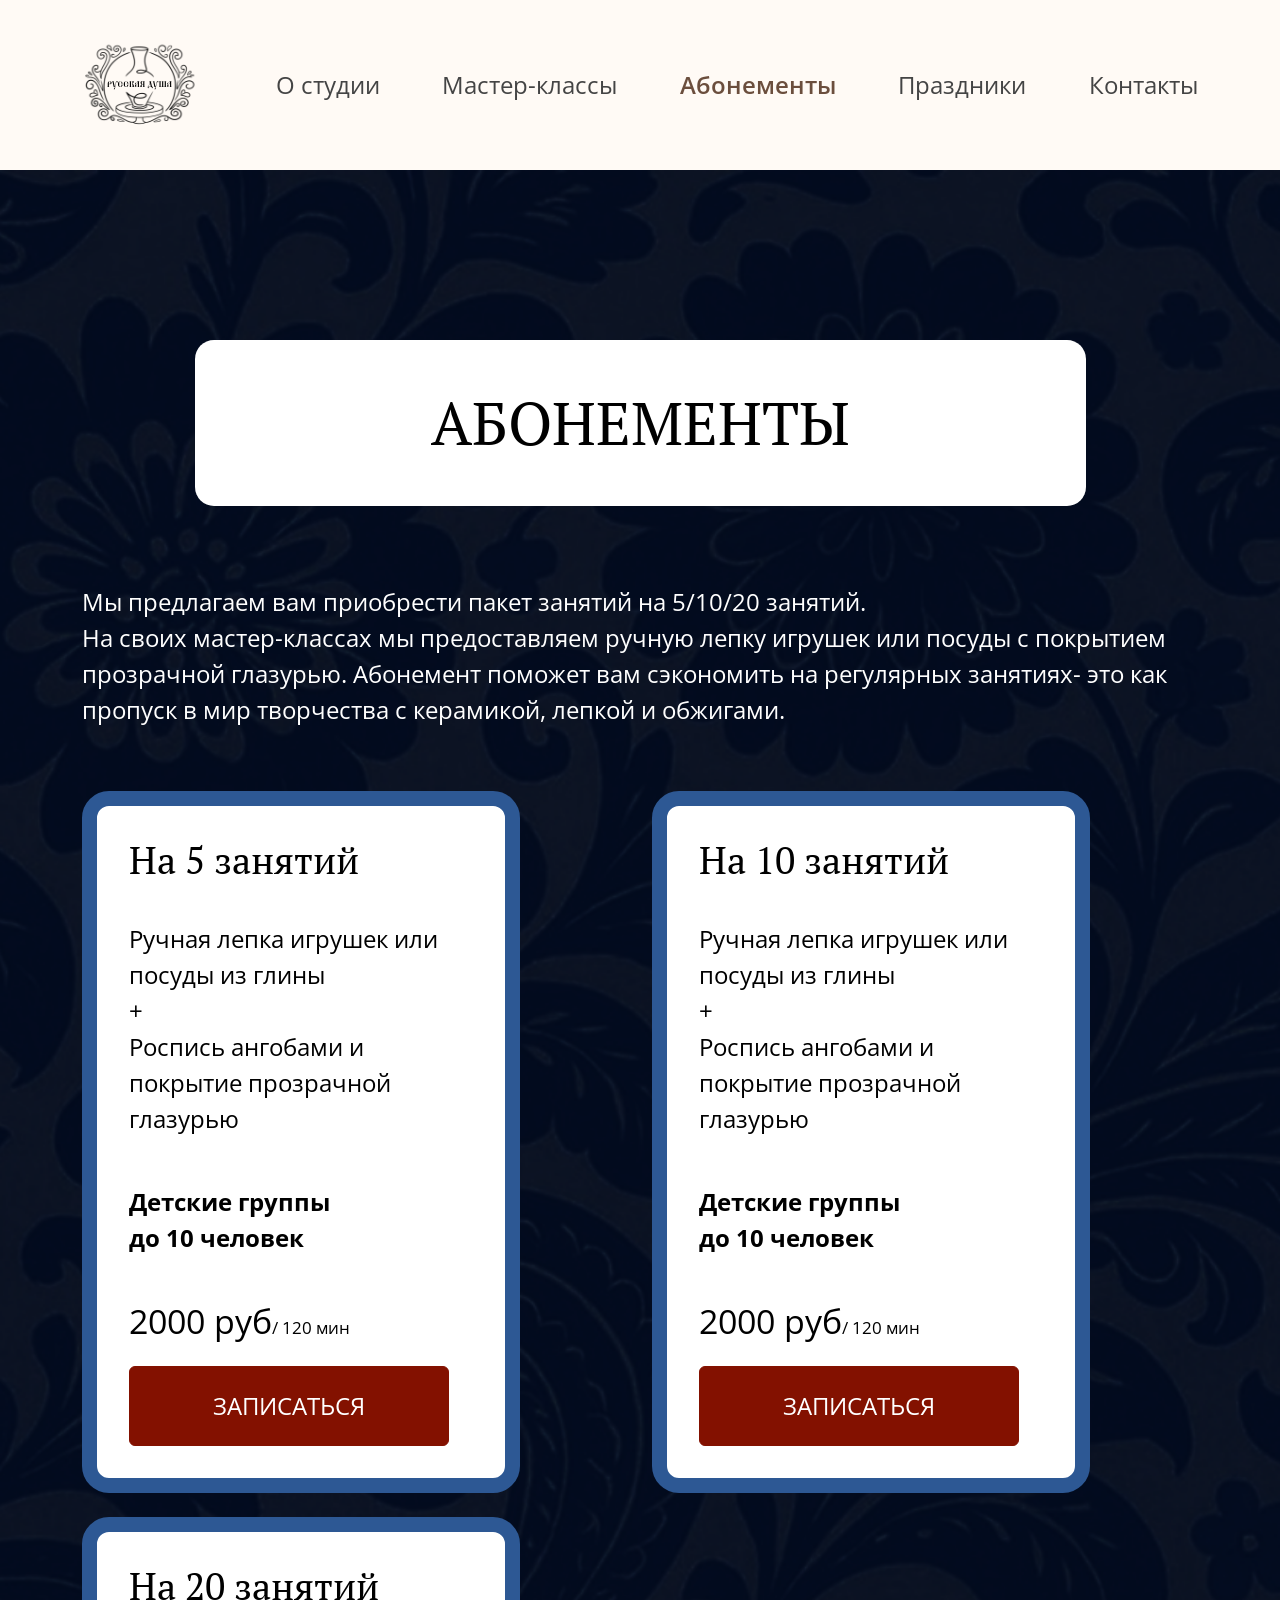
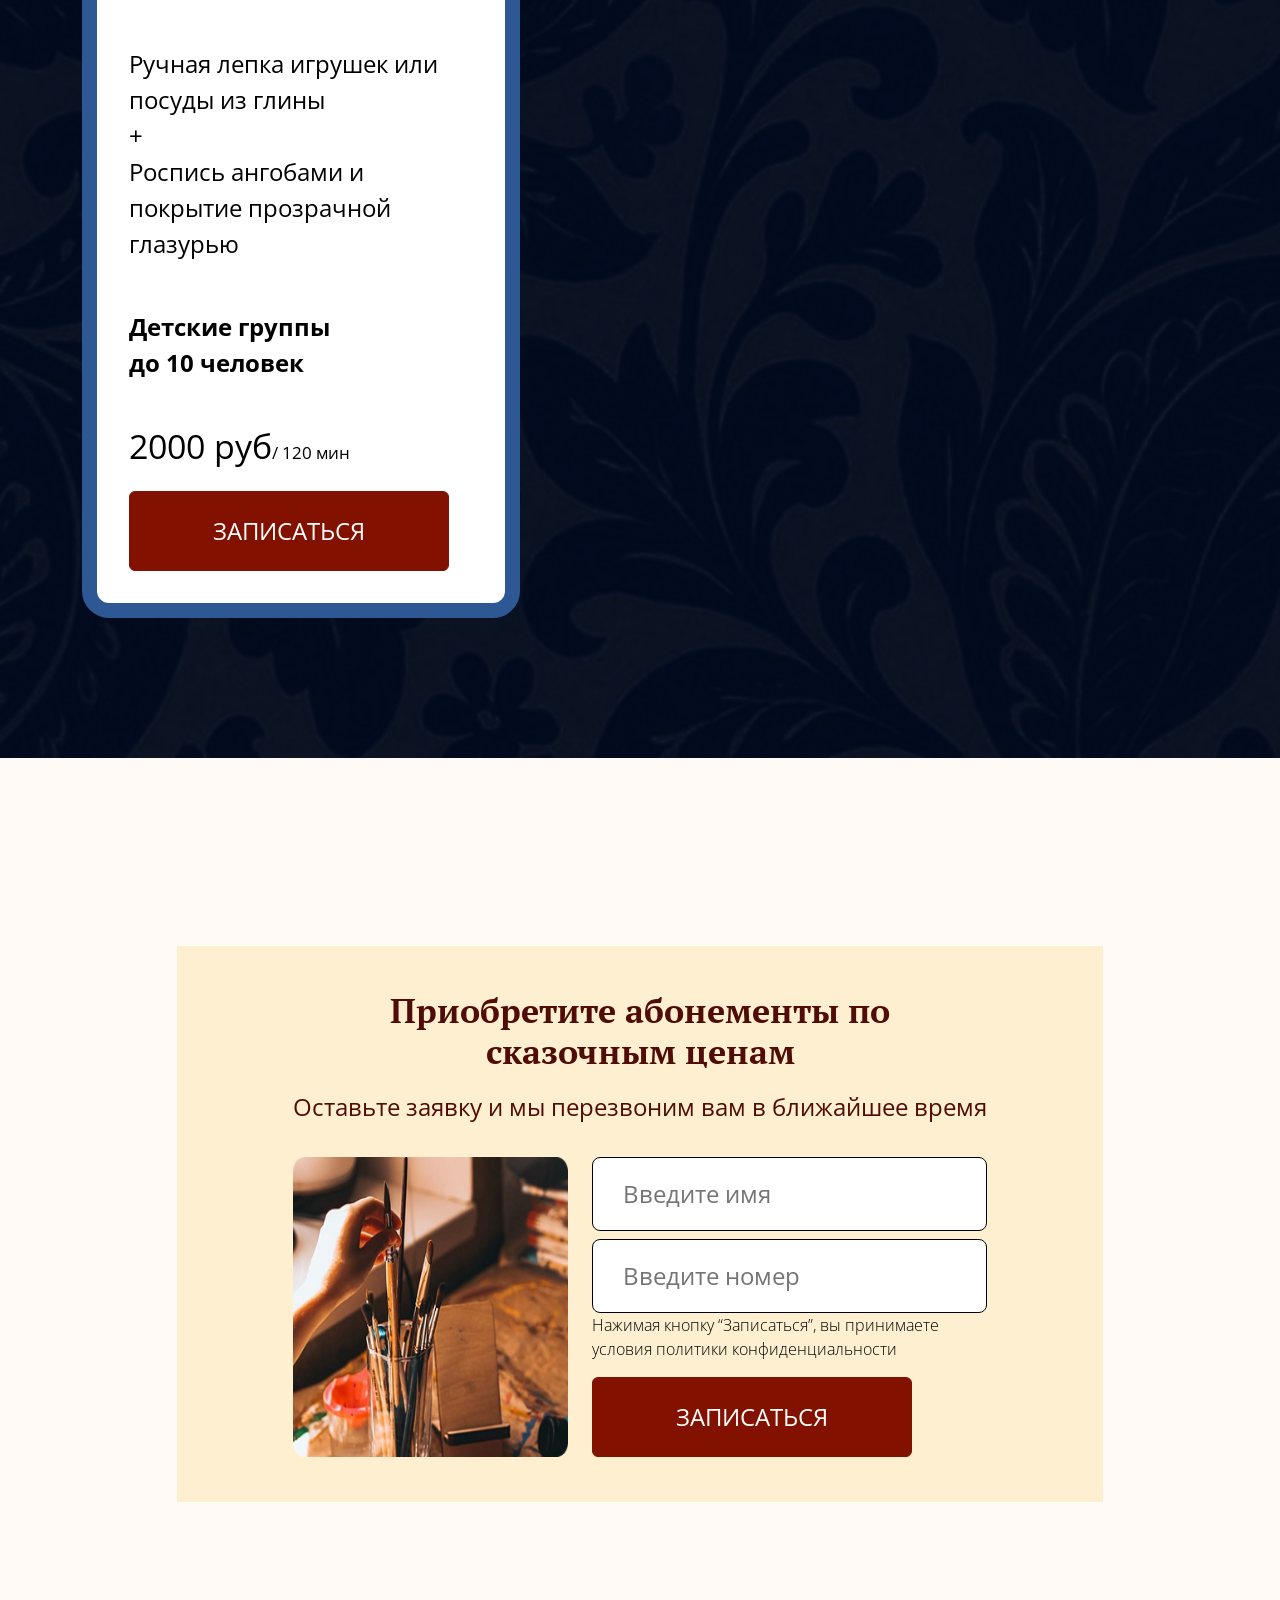
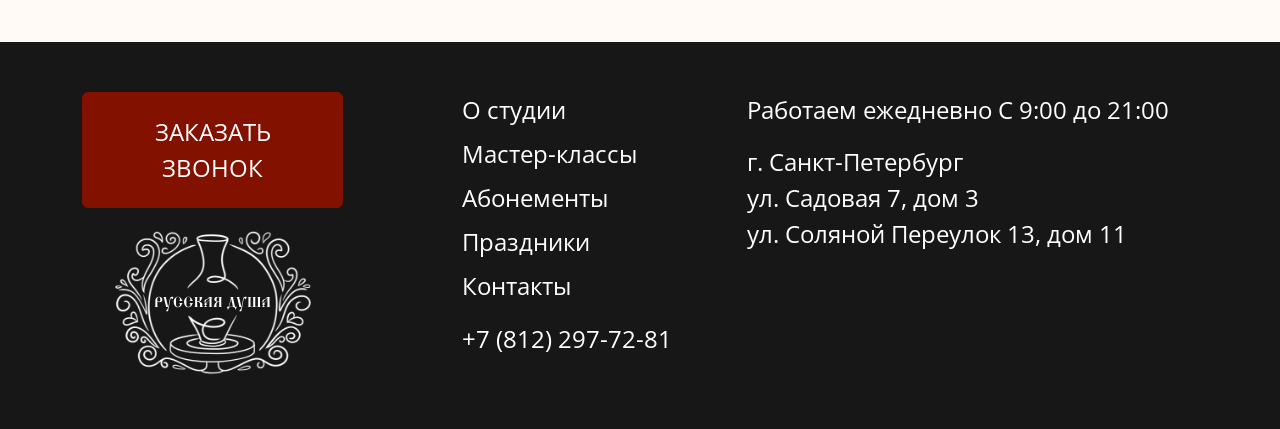
<file: subscriptions.html>
<!DOCTYPE html>
<html lang="ru">
  <head>
    <meta charset="UTF-8" />
    <meta name="viewport" content="width=device-width, initial-scale=1.0" />
    <title>Абонементы — Студия</title>
    <link rel="icon" href="favicon.svg" type="image/svg+xml" />
    <script type="module" src="./js/bootstrap.js"></script>
    <script type="module" src="./js/main.js"></script>
    <link rel="stylesheet" href="./css/main.css">
  </head>
  <body class="d-flex flex-column min-vh-100">
    <nav class="navbar navbar-expand-lg site-navbar">
      <div class="container site-navbar__container d-flex flex-wrap align-items-center justify-content-between">
        <a
          class="logo-link site-navbar__logo site-navbar__logo--mobile d-lg-none"
          href="index.html"
          aria-label="На главную"
        >
          <img class="logo-img" src="icons/Logo.svg" alt="Студия" width="115" height="84" decoding="async" />
        </a>
        <button
          class="navbar-toggler d-lg-none"
          type="button"
          data-bs-toggle="collapse"
          data-bs-target="#mainNav"
          aria-controls="mainNav"
          aria-expanded="false"
          aria-label="Открыть меню"
        >
          <span class="navbar-toggler-icon"></span>
        </button>
        <div class="collapse navbar-collapse site-navbar__collapse" id="mainNav">
          <div class="site-navbar__distribute" role="navigation" aria-label="Разделы сайта">
            <a
              class="logo-link site-navbar__logo site-navbar__logo--desktop d-none d-lg-flex"
              href="index.html"
              aria-label="На главную"
            >
              <img class="logo-img" src="icons/Logo.svg" alt="Студия" width="115" height="84" decoding="async" />
            </a>
              <a
                class="nav-link site-navbar__link"
                href="about.html"
                
              >О студии</a>
              <a
                class="nav-link site-navbar__link"
                href="master-classes.html"
                
              >Мастер-классы</a>
              <a
                class="nav-link site-navbar__link active"
                href="subscriptions.html"
                aria-current="page"
              >Абонементы</a>
              <a
                class="nav-link site-navbar__link"
                href="holidays.html"
                
              >Праздники</a>
              <a
                class="nav-link site-navbar__link"
                href="contacts.html"
                
              >Контакты</a>
          </div>
        </div>
      </div>
    </nav>
    <main class="subscription">
      <section class="subscription__main mb-5">
        <div class="container">
          <div class="row">
            <div class="col-12">
              <div class="subscription__header">
                <h1>Абонементы</h1>
              </div>
              <p class="subscription__main-description">
                Мы предлагаем вам приобрести пакет занятий на 5/10/20 занятий. <br>
                На своих мастер-классах мы предоставляем ручную лепку игрушек или посуды с покрытием прозрачной глазурью. Абонемент поможет вам сэкономить на регулярных занятиях- это как пропуск в мир творчества с керамикой, лепкой и обжигами.
              </p>
            </div>
          </div>
        </div>
        <div class="container">
          <div class="row g-4">
            <div class="col-12 col-lg-6 col-xxl-4">
              <div class="subscription__card">
                <h3 class="subscription__card-title">
                  На 5 занятий
                </h3>
                <p class="subscription__card-description">
                  Ручная лепка игрушек
                  или посуды из глины <br>
                  +
                  <br>
                  Роспись ангобами
                  и покрытие прозрачной
                  глазурью
                </p>
                <p class="subscription__card-info">
                  <b>Детские группы <br> до 10 человек</b>
                </p>
                <p class="subscription__card-price">
                  <span class="subscription__card-price-number">2000 руб</span><span class="subscription__card-price-time">/ 120 мин</span>
                </p>
                <button class="btn btn-primary" type="button" data-open-modal>Записаться</button>

              </div>
            </div>
            <div class="col-12 col-lg-6 col-xxl-4">
              <div class="subscription__card">
                <h3 class="subscription__card-title">
                  На 10 занятий
                </h3>
                <p class="subscription__card-description">
                  Ручная лепка игрушек
                  или посуды из глины <br>
                  +
                  <br>
                  Роспись ангобами
                  и покрытие прозрачной
                  глазурью
                </p>
                <p class="subscription__card-info">
                  <b>Детские группы <br> до 10 человек</b>
                </p>
                <p class="subscription__card-price">
                  <span class="subscription__card-price-number">2000 руб</span><span class="subscription__card-price-time">/ 120 мин</span>
                </p>
                <button class="btn btn-primary" type="button" data-open-modal>Записаться</button>

              </div>
            </div>
            <div class="col-12 col-lg-6 col-xxl-4">
              <div class="subscription__card">
                <h3 class="subscription__card-title">
                  На 20 занятий
                </h3>
                <p class="subscription__card-description">
                  Ручная лепка игрушек
                  или посуды из глины <br>
                  +
                  <br>
                  Роспись ангобами
                  и покрытие прозрачной
                  глазурью
                </p>
                <p class="subscription__card-info">
                  <b>Детские группы <br> до 10 человек</b>
                </p>
                <p class="subscription__card-price">
                  <span class="subscription__card-price-number">2000 руб</span><span class="subscription__card-price-time">/ 120 мин</span>
                </p>
                <button class="btn btn-primary" type="button" data-open-modal>Записаться</button>

              </div>
            </div>
          </div>
        </div>
      </section>
      <section class="form-section">
        <div class="container">
          <div class="row justify-content-around">
            <div class="col-10">
              <div class="subscription__form">
                <div class="row">
                  <div class="col-12 subscription__form-header mb-3">
                    <h3 class="mb-3">
                      Приобретите абонементы по сказочным ценам
                    </h3>
                    <p>Оставьте заявку и мы перезвоним вам в ближайшее время</p>
                  </div>
                </div>
                <div class="row">
                  <div class="col-12 col-lg-5">
                    <img class="w-100 h-100" src="images/master-classes__form-img.png" alt="logo">
                  </div>
                  <div class="col-12 col-lg-7">
                    <form class="subscription__form-item" action="">
                      <input class="input mb-2" type="text" placeholder="Введите имя">
                      <input class="input" type="tel" inputmode="tel" autocomplete="tel" data-phone-input placeholder="Введите номер">
                      <p>Нажимая кнопку “Записаться”, вы принимаете условия политики конфиденциальности</p>
                      <button class="btn btn-primary" type="button">Записаться</button>
                    </form>
                  </div>
                </div>
              </div>
            </div>
          </div>
        </div>
      </section>
    </main>
    <footer class="footer">
      <div class="container">
        <div class="row gy-4">
          <div class="col-12 col-md-6 col-lg-3">
            <button class="btn btn-primary" type="button" data-open-modal>заказать звонок</button>
            <div class="text-center">
              <img class="logo-img" src="icons/Logo.svg" alt="Студия" width="207" height="157" decoding="async">
            </div>
          </div>
          <div class="d-none d-lg-block col-lg-1"></div>
          <div class="col-12 col-md-6 col-lg-3">
            <div class="footer__links d-flex flex-column gap-2">
              <a class="footer__link" href="about.html">О студии</a>
              <a class="footer__link" href="master-classes.html">Мастер-классы</a>
              <a class="footer__link" href="subscriptions.html">Абонементы</a>
              <a class="footer__link" href="holidays.html">Праздники</a>
              <a class="footer__link" href="contacts.html">Контакты</a>
            </div>
            <div class="footer__socials d-flex gap-2">
              <a class="footer__socials-phone" href="tel:+78122977281">+7 (812) 297-72-81</a>
            </div>
          </div>
          <div class="col-12 col-lg-5">
            <div class="footer__info">
              <p class="footer__address">Работаем ежедневно С 9:00 до 21:00</p>
              <p class="footer__address">
                г. Санкт-Петербург <br> 
                ул. Садовая 7, дом 3 <br> 
                ул. Соляной Переулок 13, дом 11
              </p>
            </div>
            <div>
              
            </div>
          </div>
        </div>
      </div>
      <div
        class="modal fade booking-modal"
        id="bookingModal"
        tabindex="-1"
        aria-labelledby="bookingModalLabel"
        aria-hidden="true"
      >
        <div class="modal-dialog modal-dialog-centered">
          <div class="modal-content">
            <button
              type="button"
              class="btn-close booking-modal__close"
              data-bs-dismiss="modal"
              aria-label="Закрыть"
            ></button>
            <img id="bookingModalImage" src="images/modal_image.png" alt="Иллюстрация формы записи" width="100%" decoding="async">
            <div class="modal-body">
              <form id="bookingModalForm" novalidate>
                <div class="booking-modal__header">
                  <h3 id="bookingModalLabel">Запись на мастер-класс</h3>
                  <a href="tel:+78122977281">+7 (812) 297-72-81</a>
                </div>
                <div class="booking-modal__content">
                  <p class="booking-modal__lead booking-modal__lead--thin">Или заполните форму</p>
                  <p class="booking-modal__lead">Выберите адрес студии:</p>
                  <div class="booking-modal__address">
                    <label class="booking-modal__address-item">
                      <input
                        class="booking-modal__address-radio"
                        type="radio"
                        name="studio-address"
                        value="garden"
                        checked
                      >
                      <span class="booking-modal__address-text">
                        Ул. Соляной переулок 13, дом 11
                      </span>
                    </label>
                    <label class="booking-modal__address-item">
                      <input
                        class="booking-modal__address-radio"
                        type="radio"
                        name="studio-address"
                        value="solyanoy"
                      >
                      <span class="booking-modal__address-text">Ул. Садовая 7, дом 3</span>
                    </label>
                  </div>
                </div>
                <p class="booking-modal__lead">Как с Вами связаться?</p>
                <input
                  id="bookingNameInput"
                  class="input mb-4"
                  type="text"
                  placeholder="Введите имя"
                  required
                >
                <input
                  id="bookingPhoneInput"
                  class="input mb-4"
                  type="tel"
                  inputmode="tel"
                  autocomplete="tel"
                  data-phone-input
                  placeholder="Введите номер"
                  required
                >
                <button class="btn btn-form w-100" type="submit">Записаться</button>
                <p id="bookingRequiredError" class="booking-modal__required-error">Поля обязательны для заполнения.</p>
                <p class="booking-modal__privacy">Нажимая кнопку “Записаться”, вы принимаете условия политики конфиденциальности</p>
              </form>
      
            </div>
          </div>
        </div>
      </div>
      <div
        class="modal fade schedule-modal"
        id="scheduleModal"
        tabindex="-1"
        aria-labelledby="scheduleModalLabel"
        aria-hidden="true"
      >
        <div class="modal-dialog modal-dialog-centered">
          <div class="modal-content">
            <button
              type="button"
              class="btn-close schedule-modal__close"
              data-bs-dismiss="modal"
              aria-label="Закрыть"
            ></button>
            <div class="modal-body">
              <h3 class="schedule-modal__title" id="scheduleModalLabel">Расписание</h3>
              <div class="schedule-modal__columns">
                <div class="schedule-modal__column">
                  <p class="schedule-modal__address">Ул. Садовая 7, д. 3</p>
                  <div class="schedule-modal__teachers">
                    <div class="schedule-modal__teacher">
                      <p class="schedule-modal__name">Арина Смирнова</p>
                      <p class="schedule-modal__time">
                        Понедельник - среда<br>
                        с 9:00 до 21:00
                      </p>
                    </div>
                    <div class="schedule-modal__teacher">
                      <p class="schedule-modal__name">Евгения Дубкова</p>
                      <p class="schedule-modal__time">
                        Понедельник - среда<br>
                        с 9:00 до 21:00
                      </p>
                    </div>
                  </div>
                </div>
                <div class="schedule-modal__column">
                  <p class="schedule-modal__address">Ул. Соляной переулок 13, д. 11</p>
                  <div class="schedule-modal__teachers">
                    <div class="schedule-modal__teacher">
                      <p class="schedule-modal__name">Олег Михайлов</p>
                      <p class="schedule-modal__time">
                        Понедельник - среда<br>
                        с 9:00 до 21:00
                      </p>
                    </div>
                    <div class="schedule-modal__teacher">
                      <p class="schedule-modal__name">Екатерина Балашова</p>
                      <p class="schedule-modal__time">
                        Четверг - воскресенье<br>
                        с 9:00 до 21:00
                      </p>
                    </div>
                  </div>
                </div>
              </div>
            </div>
          </div>
        </div>
      </div>
    </footer>
  </body>
</html>
</file>
